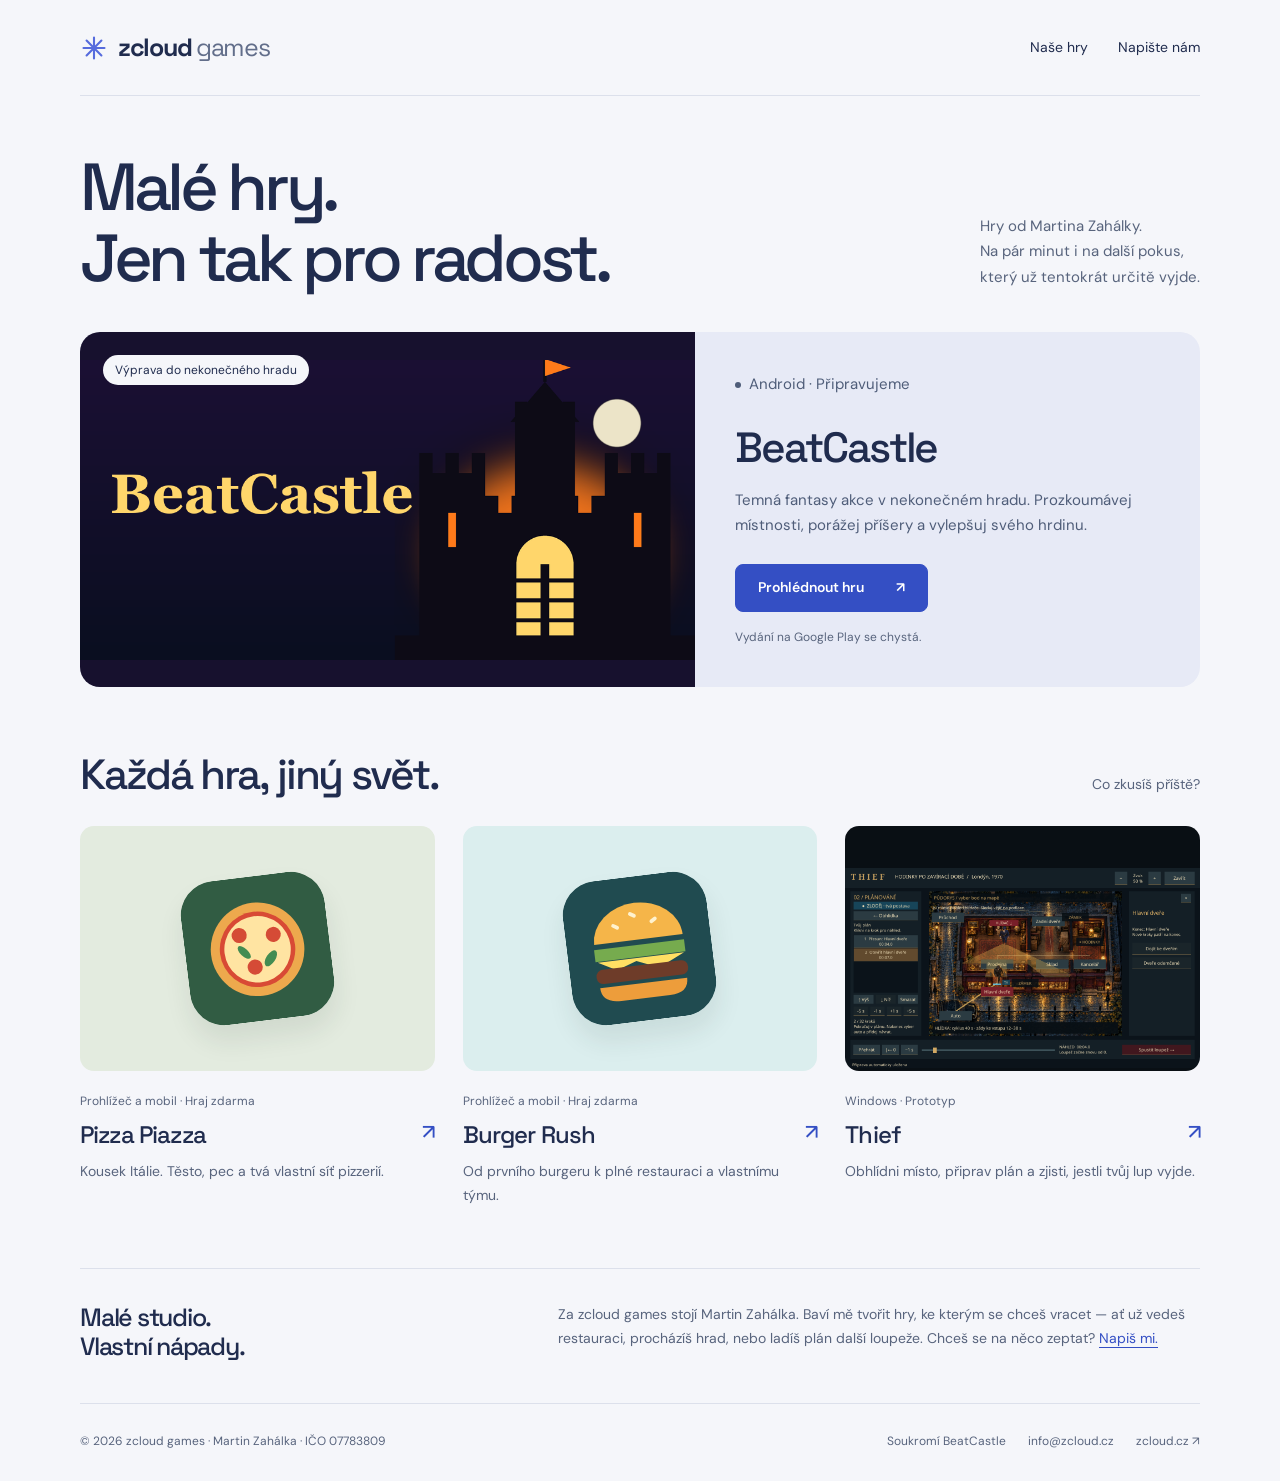
<file: index.html>
<!doctype html>
<html lang="cs">
<head>
  <meta charset="utf-8">
  <meta name="viewport" content="width=device-width,initial-scale=1">
  <meta name="theme-color" content="#f5f6fa">
  <title>zcloud games — malé hry, jen tak pro radost</title>
  <meta name="description" content="Hry od Martina Zahálky: BeatCastle, Pizza Piazza, Burger Rush a Thief. Prozkoumej fantasy hrad, vybuduj restauraci nebo naplánuj loupež.">
  <link rel="canonical" href="https://games.zcloud.cz/">
  <link rel="icon" href="/assets/mark.svg" type="image/svg+xml">
  <link rel="preconnect" href="https://fonts.googleapis.com">
  <link rel="preconnect" href="https://fonts.gstatic.com" crossorigin>
  <link href="https://fonts.googleapis.com/css2?family=DM+Sans:wght@400;500;600;700&family=Space+Grotesk:wght@400;500;600;700&display=swap" rel="stylesheet">
  <link rel="stylesheet" href="/style.css?v=20261022">
  <meta property="og:type" content="website">
  <meta property="og:url" content="https://games.zcloud.cz/">
  <meta property="og:title" content="zcloud games — malé hry, jen tak pro radost">
  <meta property="og:description" content="Hry od Martina Zahálky: BeatCastle, Pizza Piazza, Burger Rush a Thief. Prozkoumej fantasy hrad, vybuduj restauraci nebo naplánuj loupež.">
  <meta property="og:locale" content="cs_CZ">
  <meta property="og:site_name" content="zcloud games">
  <meta property="og:image" content="https://games.zcloud.cz/beatcastle/hero.png">
  <meta name="twitter:card" content="summary_large_image">

  <script type="application/ld+json">{"@context":"https://schema.org","@type":"WebSite","@id":"https://games.zcloud.cz/#website","name":"zcloud games","url":"https://games.zcloud.cz/","inLanguage":"cs","author":{"@type":"Person","name":"Martin Zahálka","url":"https://zcloud.cz/"}}</script>
</head>
<body>
<a class="skip-link" href="#obsah">Přejít na obsah</a>
<header class="site-header container">
  <a class="brand" href="/" aria-label="zcloud games — úvod"><img class="brand-mark" src="/assets/mark.svg" width="28" height="28" alt=""><b>zcloud <span>games</span></b></a>
  <nav class="site-nav" aria-label="Hlavní navigace"><a href="/#hry">Naše hry</a><a href="mailto:info@zcloud.cz">Napište nám</a></nav>
</header>
<main class="container" id="obsah">
  <section class="home-intro"><h1>Malé hry.<br>Jen tak pro radost.</h1><p>Hry od Martina Zahálky.<br>Na pár minut i na další pokus,<br>který už tentokrát určitě vyjde.</p></section>
  <section class="featured" aria-labelledby="featured-title"><div class="featured-art"><img src="/beatcastle/hero.png" width="1024" height="500" fetchpriority="high" alt="BeatCastle: noční hrad s osvětlenou branou"><span class="badge">Výprava do nekonečného hradu</span></div><div class="featured-copy"><p class="status">Android · Připravujeme</p><h2 id="featured-title">BeatCastle</h2><p>Temná fantasy akce v nekonečném hradu. Prozkoumávej místnosti, porážej příšery a vylepšuj svého hrdinu.</p><a class="button" href="/beatcastle/">Prohlédnout hru <span aria-hidden="true">↗</span></a><span class="availability">Vydání na Google Play se chystá.</span></div></section>
  <section class="catalogue" id="hry" aria-labelledby="catalogue-title"><div class="section-heading"><h2 id="catalogue-title">Každá hra, jiný svět.</h2><p>Co zkusíš příště?</p></div><div class="game-grid"><a class="game-card" href="/pizzapiazza/"><div class="game-cover pizza-cover"><img class="food-icon" src="/pizzapiazza/icon.svg" width="192" height="192" loading="lazy" alt=""></div><div class="meta">Prohlížeč a mobil · Hraj zdarma</div><h3>Pizza Piazza<span aria-hidden="true">↗</span></h3><p>Kousek Itálie. Těsto, pec a tvá vlastní síť pizzerií.</p></a><a class="game-card" href="/burgerrush/"><div class="game-cover burger-cover"><img class="food-icon" src="/burgerrush/icon.svg" width="192" height="192" loading="lazy" alt=""></div><div class="meta">Prohlížeč a mobil · Hraj zdarma</div><h3>Burger Rush<span aria-hidden="true">↗</span></h3><p>Od prvního burgeru k plné restauraci a vlastnímu týmu.</p></a><a class="game-card" href="/thief/"><div class="game-cover thief-cover"><img src="/thief/planner.png" width="1280" height="1024" loading="lazy" alt="Plánování loupeže v prototypu Thief"></div><div class="meta">Windows · Prototyp</div><h3>Thief<span aria-hidden="true">↗</span></h3><p>Obhlídni místo, připrav plán a zjisti, jestli tvůj lup vyjde.</p></a></div></section>
  <section class="studio-note" aria-labelledby="studio-title"><h2 id="studio-title">Malé studio.<br>Vlastní nápady.</h2><p>Za zcloud games stojí Martin Zahálka. Baví mě tvořit hry, ke kterým se chceš vracet — ať už vedeš restauraci, procházíš hrad, nebo ladíš plán další loupeže. Chceš se na něco zeptat? <a href="mailto:info@zcloud.cz">Napiš mi.</a></p></section>
</main>
<footer class="site-footer container"><span>© 2026 zcloud games · Martin Zahálka · IČO 07783809</span><div class="footer-links"><a href="/beatcastle/privacy/">Soukromí BeatCastle</a><a href="mailto:info@zcloud.cz">info@zcloud.cz</a><a href="https://zcloud.cz/">zcloud.cz ↗</a></div></footer>
</body>
</html>
</file>
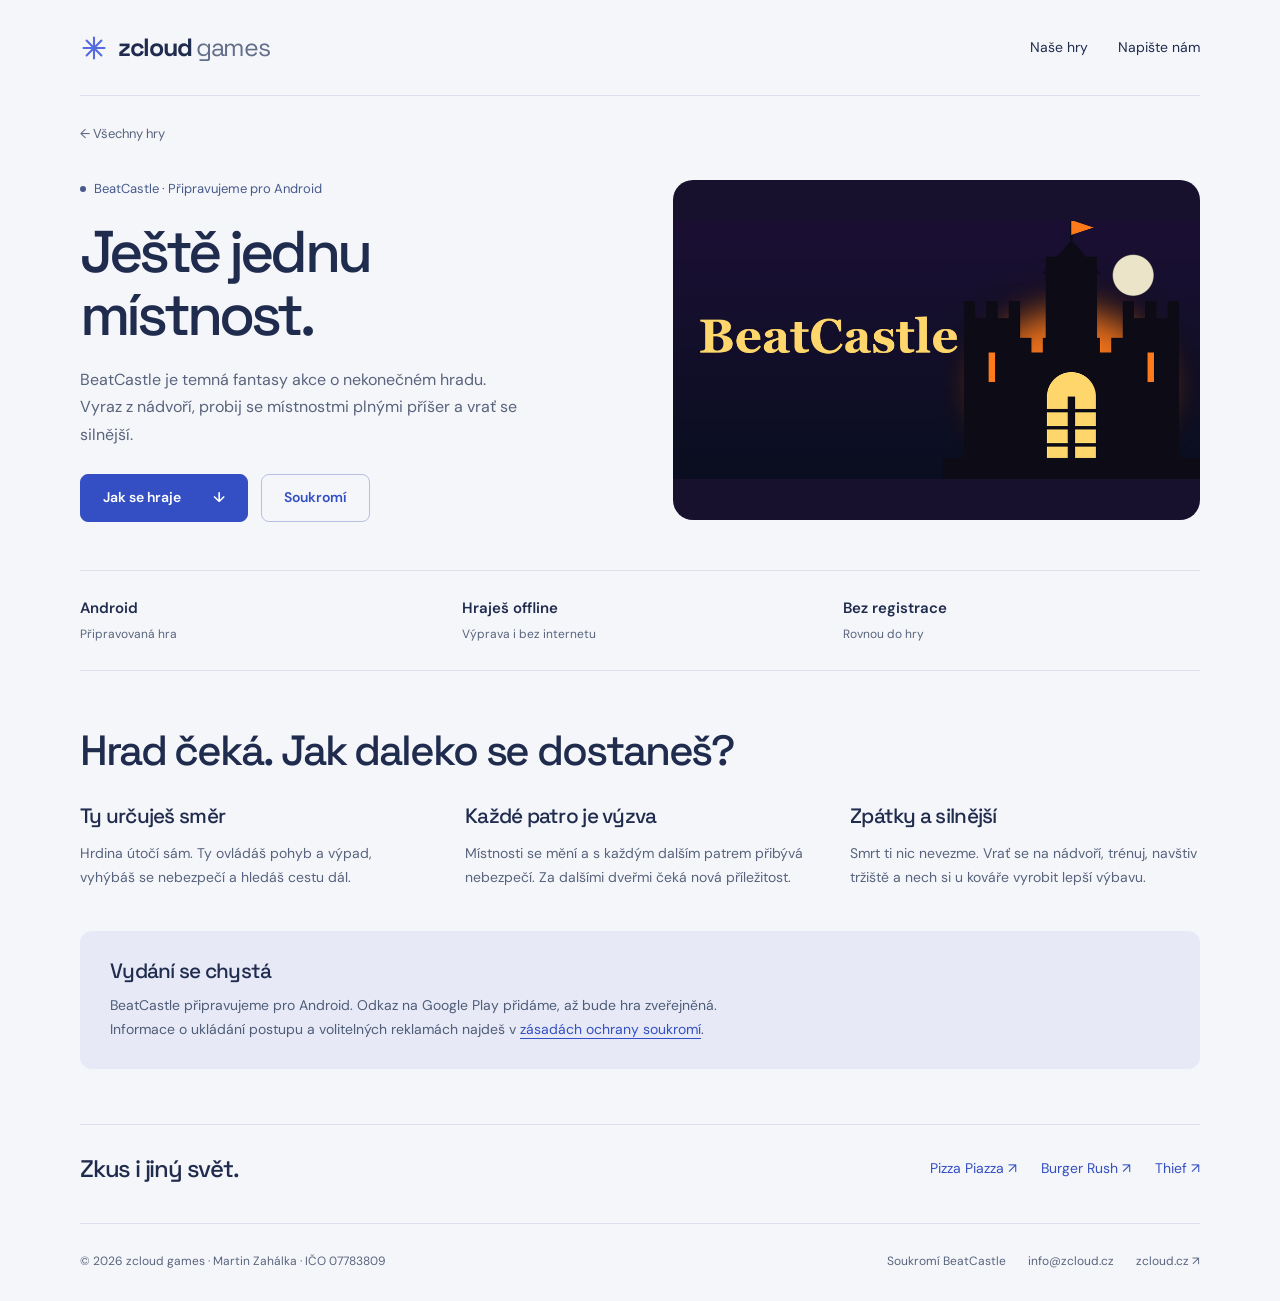
<file: beatcastle/index.html>
<!doctype html>
<html lang="cs">
<head>
  <meta charset="utf-8">
  <meta name="viewport" content="width=device-width,initial-scale=1">
  <meta name="theme-color" content="#f5f6fa">
  <title>BeatCastle — nekonečný hrad, další pokus | zcloud games</title>
  <meta name="description" content="BeatCastle je offline fantasy akce pro Android. Prozkoumávej nekonečný hrad, porážej příšery a vylepšuj hrdinu. Bez registrace.">
  <link rel="canonical" href="https://games.zcloud.cz/beatcastle/">
  <link rel="icon" href="/assets/mark.svg" type="image/svg+xml">
  <link rel="preconnect" href="https://fonts.googleapis.com">
  <link rel="preconnect" href="https://fonts.gstatic.com" crossorigin>
  <link href="https://fonts.googleapis.com/css2?family=DM+Sans:wght@400;500;600;700&family=Space+Grotesk:wght@400;500;600;700&display=swap" rel="stylesheet">
  <link rel="stylesheet" href="/style.css?v=20261022">
  <meta property="og:type" content="website">
  <meta property="og:url" content="https://games.zcloud.cz/beatcastle/">
  <meta property="og:title" content="BeatCastle — nekonečný hrad, další pokus | zcloud games">
  <meta property="og:description" content="BeatCastle je offline fantasy akce pro Android. Prozkoumávej nekonečný hrad, porážej příšery a vylepšuj hrdinu. Bez registrace.">
  <meta property="og:locale" content="cs_CZ">
  <meta property="og:site_name" content="zcloud games">
  <meta property="og:image" content="https://games.zcloud.cz/beatcastle/hero.png">
  <meta name="twitter:card" content="summary_large_image">

  <script type="application/ld+json">{"@context":"https://schema.org","@type":"VideoGame","name":"BeatCastle","url":"https://games.zcloud.cz/beatcastle/","description":"BeatCastle je offline fantasy akce pro Android. Prozkoumávej nekonečný hrad, porážej příšery a vylepšuj hrdinu. Bez registrace.","image":"https://games.zcloud.cz/beatcastle/hero.png","genre":"Fantasy akce","operatingSystem":"Android","inLanguage":"cs","author":{"@type":"Person","name":"Martin Zahálka","url":"https://zcloud.cz/"}}</script>
</head>
<body>
<a class="skip-link" href="#obsah">Přejít na obsah</a>
<header class="site-header container">
  <a class="brand" href="/" aria-label="zcloud games — úvod"><img class="brand-mark" src="/assets/mark.svg" width="28" height="28" alt=""><b>zcloud <span>games</span></b></a>
  <nav class="site-nav" aria-label="Hlavní navigace"><a href="/#hry">Naše hry</a><a href="mailto:info@zcloud.cz">Napište nám</a></nav>
</header>
<main class="container" id="obsah">
  <a class="back-link" href="/#hry">← Všechny hry</a>
  <section class="game-hero" aria-labelledby="game-title">
    <div><p class="status">BeatCastle · Připravujeme pro Android</p><h1 id="game-title">Ještě jednu místnost.</h1><p class="lead">BeatCastle je temná fantasy akce o nekonečném hradu. Vyraz z nádvoří, probij se místnostmi plnými příšer a vrať se silnější.</p><div class="actions"><a class="button" href="#jak-se-hraje">Jak se hraje <span aria-hidden="true">↓</span></a><a class="button secondary" href="/beatcastle/privacy/">Soukromí</a></div></div>
    <div class="game-art castle-art"><img src="/beatcastle/hero.png" width="1024" height="500" alt="BeatCastle: noční hrad s osvětlenou branou"></div>
  </section>
  <div class="facts" aria-label="O hře"><div><strong>Android</strong><span>Připravovaná hra</span></div><div><strong>Hraješ offline</strong><span>Výprava i bez internetu</span></div><div><strong>Bez registrace</strong><span>Rovnou do hry</span></div></div>
  <section class="game-body" id="jak-se-hraje" aria-labelledby="gameplay-title"><h2 id="gameplay-title">Hrad čeká. Jak daleko se dostaneš?</h2>
    <div class="feature-grid"><div><h3>Ty určuješ směr</h3><p>Hrdina útočí sám. Ty ovládáš pohyb a výpad, vyhýbáš se nebezpečí a hledáš cestu dál.</p></div><div><h3>Každé patro je výzva</h3><p>Místnosti se mění a s každým dalším patrem přibývá nebezpečí. Za dalšími dveřmi čeká nová příležitost.</p></div><div><h3>Zpátky a silnější</h3><p>Smrt ti nic nevezme. Vrať se na nádvoří, trénuj, navštiv tržiště a nech si u kováře vyrobit lepší výbavu.</p></div></div>

    <aside class="availability-panel"><h3>Vydání se chystá</h3><p>BeatCastle připravujeme pro Android. Odkaz na Google Play přidáme, až bude hra zveřejněná.</p><p>Informace o ukládání postupu a volitelných reklamách najdeš v <a href="/beatcastle/privacy/">zásadách ochrany soukromí</a>.</p></aside>
  </section>
  <section class="related" aria-labelledby="related-title"><h2 id="related-title">Zkus i jiný svět.</h2><nav aria-label="Další hry"><a href="/pizzapiazza/">Pizza Piazza ↗</a><a href="/burgerrush/">Burger Rush ↗</a><a href="/thief/">Thief ↗</a></nav></section>
</main>
<footer class="site-footer container"><span>© 2026 zcloud games · Martin Zahálka · IČO 07783809</span><div class="footer-links"><a href="/beatcastle/privacy/">Soukromí BeatCastle</a><a href="mailto:info@zcloud.cz">info@zcloud.cz</a><a href="https://zcloud.cz/">zcloud.cz ↗</a></div></footer>
</body>
</html>
</file>
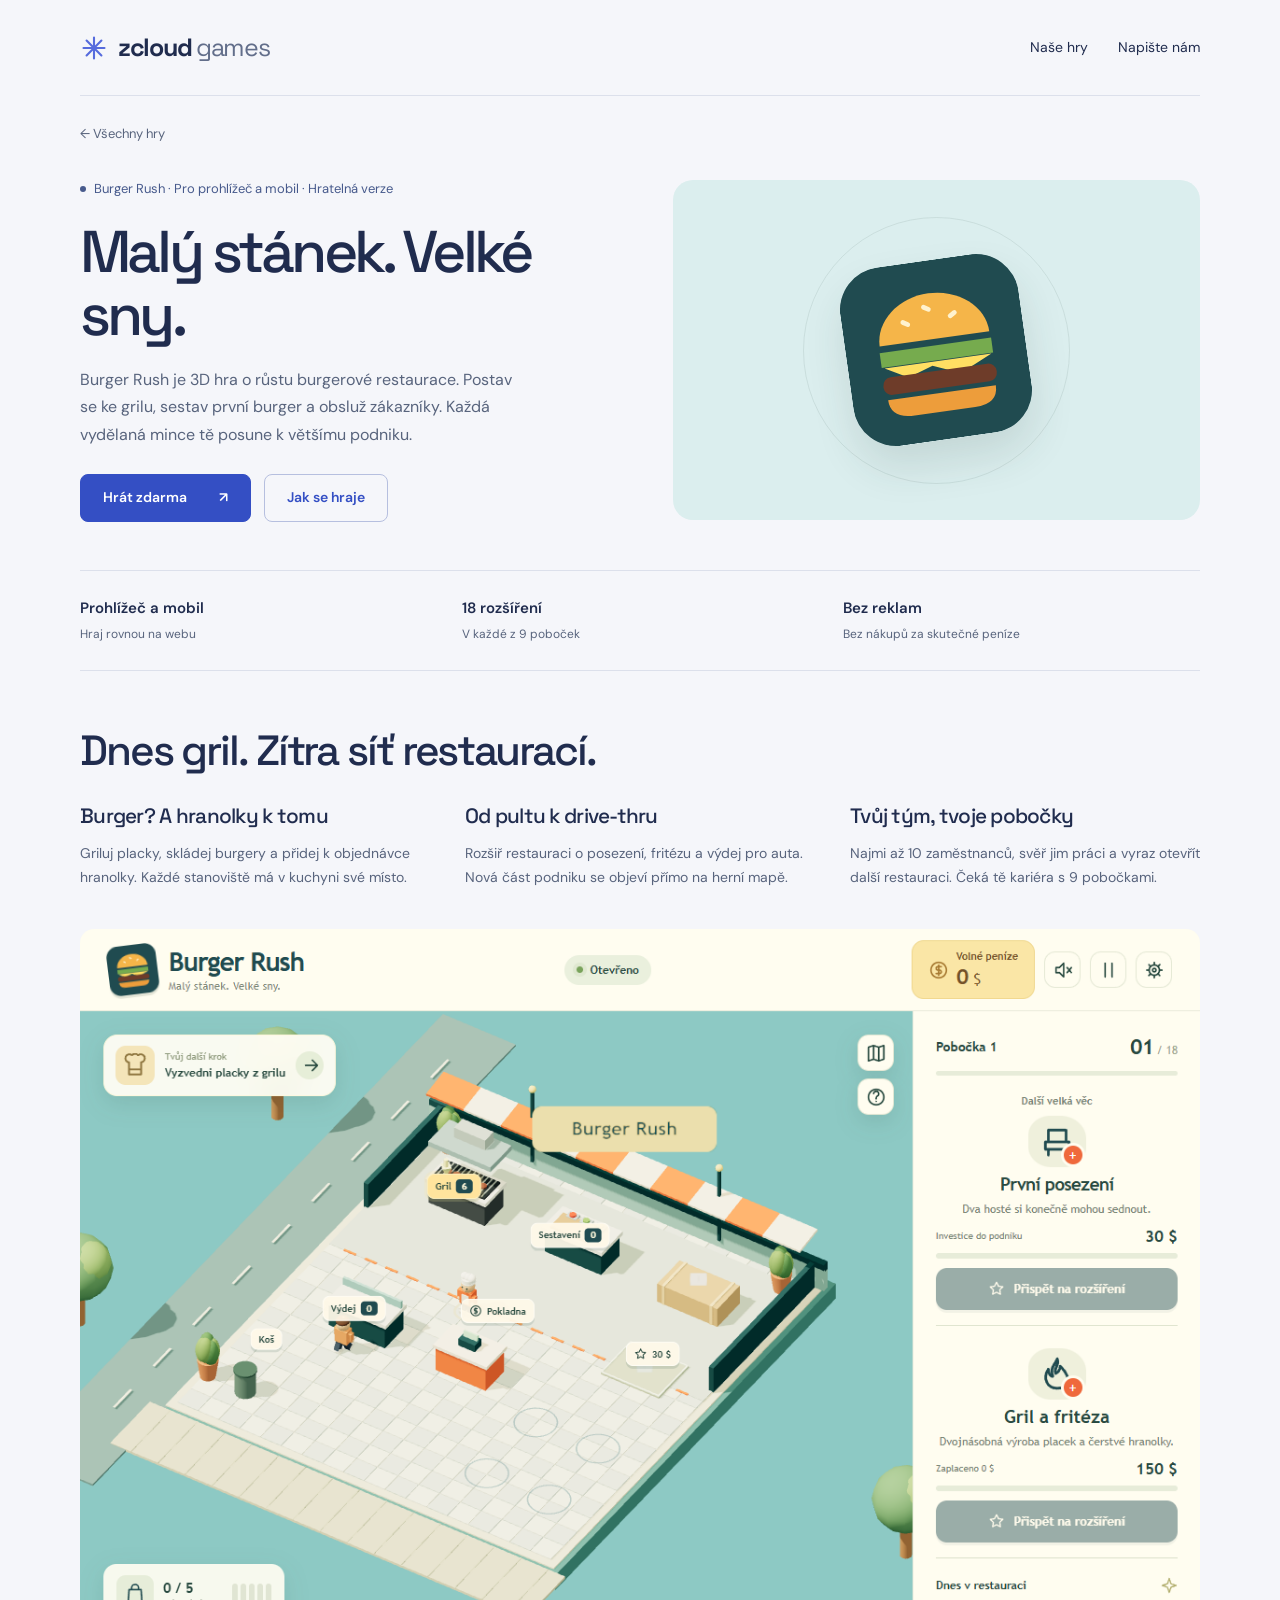
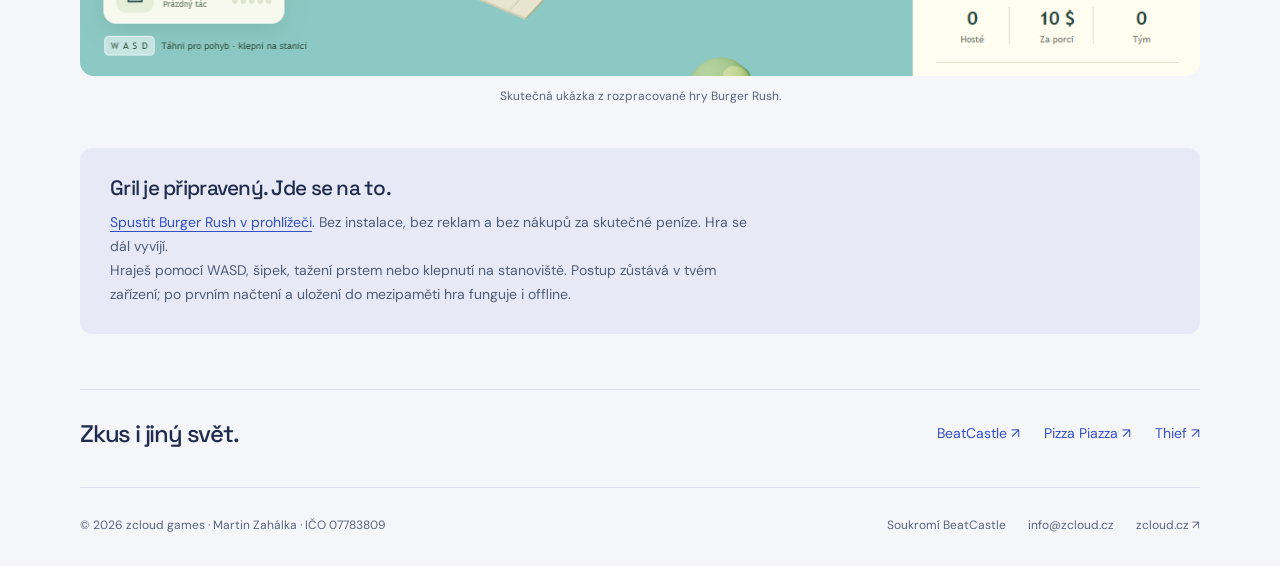
<file: burgerrush/index.html>
<!doctype html>
<html lang="cs">
<head>
  <meta charset="utf-8">
  <meta name="viewport" content="width=device-width,initial-scale=1">
  <meta name="theme-color" content="#f5f6fa">
  <title>Burger Rush — malý stánek, velké sny | zcloud games</title>
  <meta name="description" content="Burger Rush je 3D hra o vlastní burgerové restauraci. Griluj, servíruj hranolky, najímej tým a otevři 9 poboček. Pro prohlížeč a mobil.">
  <link rel="canonical" href="https://games.zcloud.cz/burgerrush/">
  <link rel="icon" href="/assets/mark.svg" type="image/svg+xml">
  <link rel="preconnect" href="https://fonts.googleapis.com">
  <link rel="preconnect" href="https://fonts.gstatic.com" crossorigin>
  <link href="https://fonts.googleapis.com/css2?family=DM+Sans:wght@400;500;600;700&family=Space+Grotesk:wght@400;500;600;700&display=swap" rel="stylesheet">
  <link rel="stylesheet" href="/style.css?v=20261022">
  <meta property="og:type" content="website">
  <meta property="og:url" content="https://games.zcloud.cz/burgerrush/">
  <meta property="og:title" content="Burger Rush — malý stánek, velké sny | zcloud games">
  <meta property="og:description" content="Burger Rush je 3D hra o vlastní burgerové restauraci. Griluj, servíruj hranolky, najímej tým a otevři 9 poboček. Pro prohlížeč a mobil.">
  <meta property="og:locale" content="cs_CZ">
  <meta property="og:site_name" content="zcloud games">
  <meta property="og:image" content="https://games.zcloud.cz/burgerrush/gameplay.png">
  <meta name="twitter:card" content="summary_large_image">

  <script type="application/ld+json">{"@context":"https://schema.org","@type":"VideoGame","name":"Burger Rush","url":"https://games.zcloud.cz/burgerrush/","description":"Burger Rush je 3D hra o vlastní burgerové restauraci. Griluj, servíruj hranolky, najímej tým a otevři 9 poboček. Pro prohlížeč a mobil.","image":"https://games.zcloud.cz/burgerrush/gameplay.png","genre":"Restaurace ve 3D","operatingSystem":"Web browser","inLanguage":"cs","author":{"@type":"Person","name":"Martin Zahálka","url":"https://zcloud.cz/"}}</script>
</head>
<body>
<a class="skip-link" href="#obsah">Přejít na obsah</a>
<header class="site-header container">
  <a class="brand" href="/" aria-label="zcloud games — úvod"><img class="brand-mark" src="/assets/mark.svg" width="28" height="28" alt=""><b>zcloud <span>games</span></b></a>
  <nav class="site-nav" aria-label="Hlavní navigace"><a href="/#hry">Naše hry</a><a href="mailto:info@zcloud.cz">Napište nám</a></nav>
</header>
<main class="container" id="obsah">
  <a class="back-link" href="/#hry">← Všechny hry</a>
  <section class="game-hero" aria-labelledby="game-title">
    <div><p class="status">Burger Rush · Pro prohlížeč a mobil · Hratelná verze</p><h1 id="game-title">Malý stánek. Velké sny.</h1><p class="lead">Burger Rush je 3D hra o růstu burgerové restaurace. Postav se ke grilu, sestav první burger a obsluž zákazníky. Každá vydělaná mince tě posune k většímu podniku.</p><div class="actions"><a class="button" href="/burgerrush/play/">Hrát zdarma <span aria-hidden="true">↗</span></a><a class="button secondary" href="#jak-se-hraje">Jak se hraje</a></div></div>
    <div class="game-art food-art burger-cover"><img src="/burgerrush/icon.svg" width="192" height="192" alt="Ikona Burger Rush s burgerem"></div>
  </section>
  <div class="facts" aria-label="O hře"><div><strong>Prohlížeč a mobil</strong><span>Hraj rovnou na webu</span></div><div><strong>18 rozšíření</strong><span>V každé z 9 poboček</span></div><div><strong>Bez reklam</strong><span>Bez nákupů za skutečné peníze</span></div></div>
  <section class="game-body" id="jak-se-hraje" aria-labelledby="gameplay-title"><h2 id="gameplay-title">Dnes gril. Zítra síť restaurací.</h2>
    <div class="feature-grid"><div><h3>Burger? A hranolky k tomu</h3><p>Griluj placky, skládej burgery a přidej k objednávce hranolky. Každé stanoviště má v kuchyni své místo.</p></div><div><h3>Od pultu k drive-thru</h3><p>Rozšiř restauraci o posezení, fritézu a výdej pro auta. Nová část podniku se objeví přímo na herní mapě.</p></div><div><h3>Tvůj tým, tvoje pobočky</h3><p>Najmi až 10 zaměstnanců, svěř jim práci a vyraz otevřít další restauraci. Čeká tě kariéra s 9 pobočkami.</p></div></div>
    <figure class="screenshot"><a href="/burgerrush/gameplay.png" aria-label="Zobrazit plnou velikost herní ukázky"><img src="/burgerrush/gameplay.png" width="1200" height="800" loading="lazy" alt="Skutečné herní rozhraní Burger Rush: burgerová restaurace, gril a přehled rozšíření"></a><figcaption>Skutečná ukázka z rozpracované hry Burger Rush.</figcaption></figure>
    <aside class="availability-panel"><h3>Gril je připravený. Jde se na to.</h3><p><a href="/burgerrush/play/">Spustit Burger Rush v prohlížeči</a>. Bez instalace, bez reklam a bez nákupů za skutečné peníze. Hra se dál vyvíjí.</p><p>Hraješ pomocí WASD, šipek, tažení prstem nebo klepnutí na stanoviště. Postup zůstává v tvém zařízení; po prvním načtení a uložení do mezipaměti hra funguje i offline.</p></aside>
  </section>
  <section class="related" aria-labelledby="related-title"><h2 id="related-title">Zkus i jiný svět.</h2><nav aria-label="Další hry"><a href="/beatcastle/">BeatCastle ↗</a><a href="/pizzapiazza/">Pizza Piazza ↗</a><a href="/thief/">Thief ↗</a></nav></section>
</main>
<footer class="site-footer container"><span>© 2026 zcloud games · Martin Zahálka · IČO 07783809</span><div class="footer-links"><a href="/beatcastle/privacy/">Soukromí BeatCastle</a><a href="mailto:info@zcloud.cz">info@zcloud.cz</a><a href="https://zcloud.cz/">zcloud.cz ↗</a></div></footer>
</body>
</html>
</file>
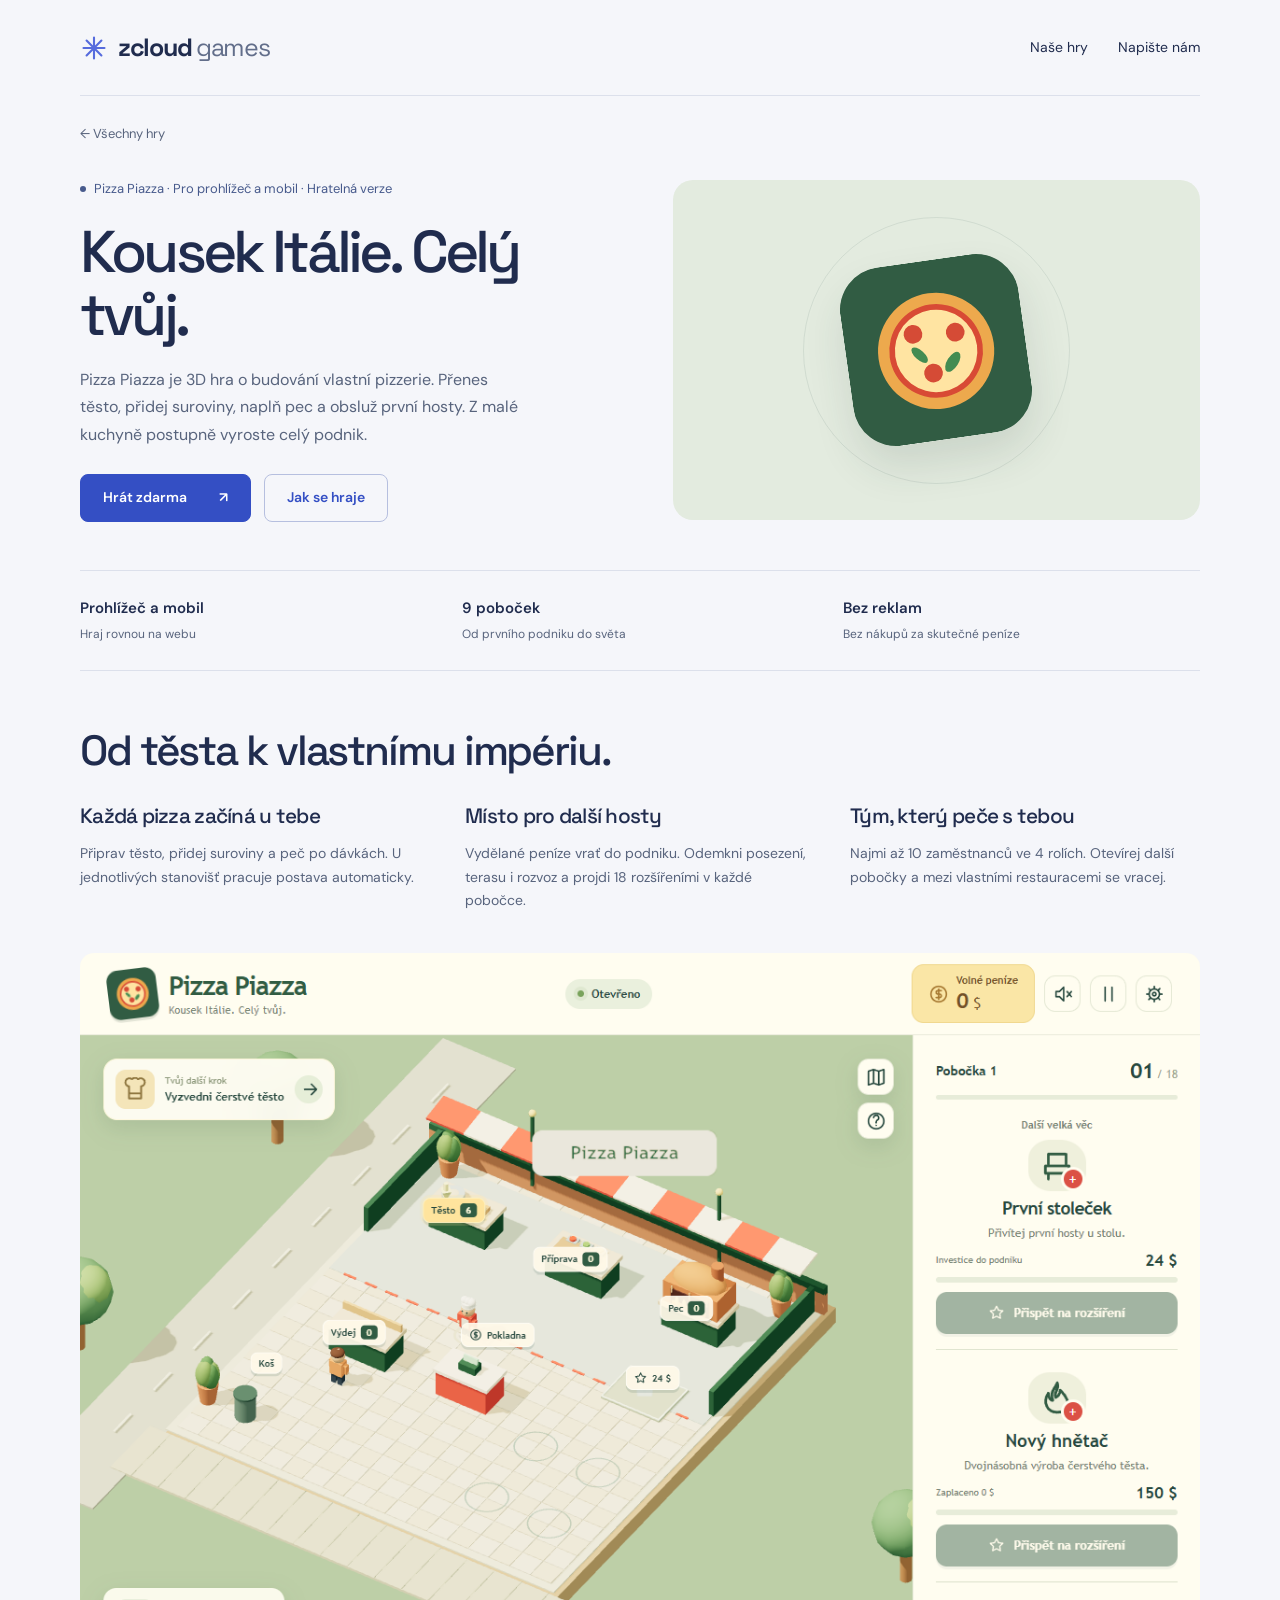
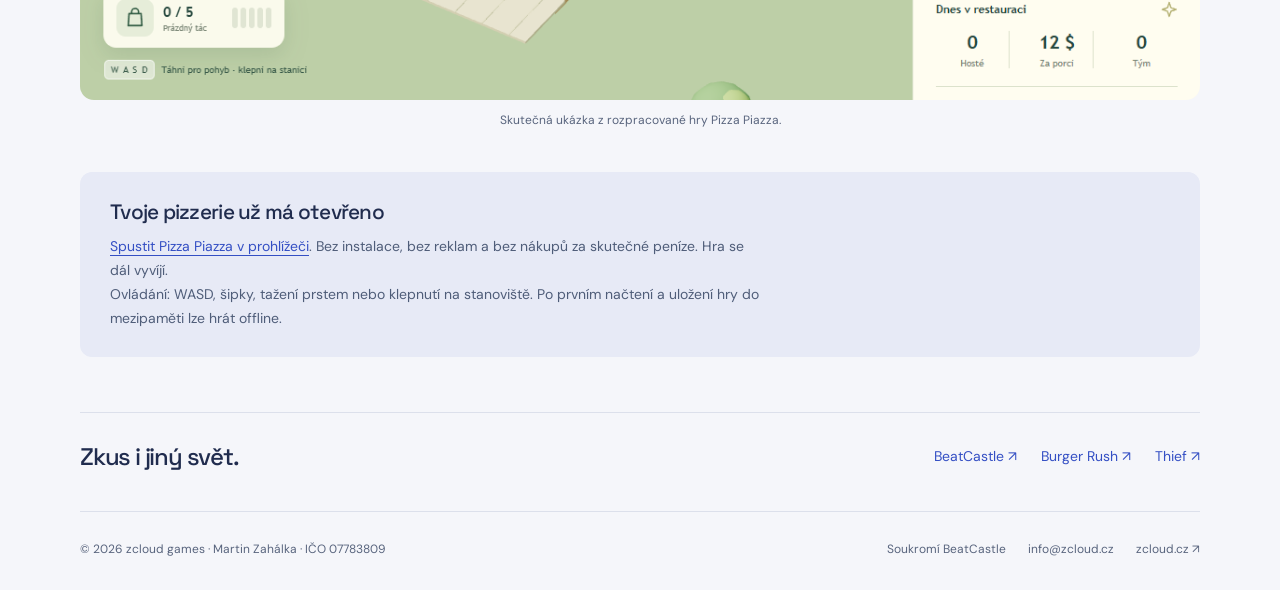
<file: pizzapiazza/index.html>
<!doctype html>
<html lang="cs">
<head>
  <meta charset="utf-8">
  <meta name="viewport" content="width=device-width,initial-scale=1">
  <meta name="theme-color" content="#f5f6fa">
  <title>Pizza Piazza — vybuduj vlastní pizzerii | zcloud games</title>
  <meta name="description" content="Pizza Piazza je 3D hra o budování italské pizzerie. Peč pizzu, obsluhuj hosty a rozšiřuj síť 9 poboček. Pro prohlížeč a mobil, bez reklam.">
  <link rel="canonical" href="https://games.zcloud.cz/pizzapiazza/">
  <link rel="icon" href="/assets/mark.svg" type="image/svg+xml">
  <link rel="preconnect" href="https://fonts.googleapis.com">
  <link rel="preconnect" href="https://fonts.gstatic.com" crossorigin>
  <link href="https://fonts.googleapis.com/css2?family=DM+Sans:wght@400;500;600;700&family=Space+Grotesk:wght@400;500;600;700&display=swap" rel="stylesheet">
  <link rel="stylesheet" href="/style.css?v=20261022">
  <meta property="og:type" content="website">
  <meta property="og:url" content="https://games.zcloud.cz/pizzapiazza/">
  <meta property="og:title" content="Pizza Piazza — vybuduj vlastní pizzerii | zcloud games">
  <meta property="og:description" content="Pizza Piazza je 3D hra o budování italské pizzerie. Peč pizzu, obsluhuj hosty a rozšiřuj síť 9 poboček. Pro prohlížeč a mobil, bez reklam.">
  <meta property="og:locale" content="cs_CZ">
  <meta property="og:site_name" content="zcloud games">
  <meta property="og:image" content="https://games.zcloud.cz/pizzapiazza/gameplay.png">
  <meta name="twitter:card" content="summary_large_image">

  <script type="application/ld+json">{"@context":"https://schema.org","@type":"VideoGame","name":"Pizza Piazza","url":"https://games.zcloud.cz/pizzapiazza/","description":"Pizza Piazza je 3D hra o budování italské pizzerie. Peč pizzu, obsluhuj hosty a rozšiřuj síť 9 poboček. Pro prohlížeč a mobil, bez reklam.","image":"https://games.zcloud.cz/pizzapiazza/gameplay.png","genre":"Restaurace ve 3D","operatingSystem":"Web browser","inLanguage":"cs","author":{"@type":"Person","name":"Martin Zahálka","url":"https://zcloud.cz/"}}</script>
</head>
<body>
<a class="skip-link" href="#obsah">Přejít na obsah</a>
<header class="site-header container">
  <a class="brand" href="/" aria-label="zcloud games — úvod"><img class="brand-mark" src="/assets/mark.svg" width="28" height="28" alt=""><b>zcloud <span>games</span></b></a>
  <nav class="site-nav" aria-label="Hlavní navigace"><a href="/#hry">Naše hry</a><a href="mailto:info@zcloud.cz">Napište nám</a></nav>
</header>
<main class="container" id="obsah">
  <a class="back-link" href="/#hry">← Všechny hry</a>
  <section class="game-hero" aria-labelledby="game-title">
    <div><p class="status">Pizza Piazza · Pro prohlížeč a mobil · Hratelná verze</p><h1 id="game-title">Kousek Itálie. Celý tvůj.</h1><p class="lead">Pizza Piazza je 3D hra o budování vlastní pizzerie. Přenes těsto, přidej suroviny, naplň pec a obsluž první hosty. Z malé kuchyně postupně vyroste celý podnik.</p><div class="actions"><a class="button" href="/pizzapiazza/play/">Hrát zdarma <span aria-hidden="true">↗</span></a><a class="button secondary" href="#jak-se-hraje">Jak se hraje</a></div></div>
    <div class="game-art food-art pizza-cover"><img src="/pizzapiazza/icon.svg" width="192" height="192" alt="Ikona Pizza Piazza s pizzou"></div>
  </section>
  <div class="facts" aria-label="O hře"><div><strong>Prohlížeč a mobil</strong><span>Hraj rovnou na webu</span></div><div><strong>9 poboček</strong><span>Od prvního podniku do světa</span></div><div><strong>Bez reklam</strong><span>Bez nákupů za skutečné peníze</span></div></div>
  <section class="game-body" id="jak-se-hraje" aria-labelledby="gameplay-title"><h2 id="gameplay-title">Od těsta k vlastnímu impériu.</h2>
    <div class="feature-grid"><div><h3>Každá pizza začíná u tebe</h3><p>Připrav těsto, přidej suroviny a peč po dávkách. U jednotlivých stanovišť pracuje postava automaticky.</p></div><div><h3>Místo pro další hosty</h3><p>Vydělané peníze vrať do podniku. Odemkni posezení, terasu i rozvoz a projdi 18 rozšířeními v každé pobočce.</p></div><div><h3>Tým, který peče s tebou</h3><p>Najmi až 10 zaměstnanců ve 4 rolích. Otevírej další pobočky a mezi vlastními restauracemi se vracej.</p></div></div>
    <figure class="screenshot"><a href="/pizzapiazza/gameplay.png" aria-label="Zobrazit plnou velikost herní ukázky"><img src="/pizzapiazza/gameplay.png" width="1200" height="800" loading="lazy" alt="Skutečné herní rozhraní Pizza Piazza: pizzerie s pecí, přípravou těsta a přehledem rozšíření"></a><figcaption>Skutečná ukázka z rozpracované hry Pizza Piazza.</figcaption></figure>
    <aside class="availability-panel"><h3>Tvoje pizzerie už má otevřeno</h3><p><a href="/pizzapiazza/play/">Spustit Pizza Piazza v prohlížeči</a>. Bez instalace, bez reklam a bez nákupů za skutečné peníze. Hra se dál vyvíjí.</p><p>Ovládání: WASD, šipky, tažení prstem nebo klepnutí na stanoviště. Po prvním načtení a uložení hry do mezipaměti lze hrát offline.</p></aside>
  </section>
  <section class="related" aria-labelledby="related-title"><h2 id="related-title">Zkus i jiný svět.</h2><nav aria-label="Další hry"><a href="/beatcastle/">BeatCastle ↗</a><a href="/burgerrush/">Burger Rush ↗</a><a href="/thief/">Thief ↗</a></nav></section>
</main>
<footer class="site-footer container"><span>© 2026 zcloud games · Martin Zahálka · IČO 07783809</span><div class="footer-links"><a href="/beatcastle/privacy/">Soukromí BeatCastle</a><a href="mailto:info@zcloud.cz">info@zcloud.cz</a><a href="https://zcloud.cz/">zcloud.cz ↗</a></div></footer>
</body>
</html>
</file>
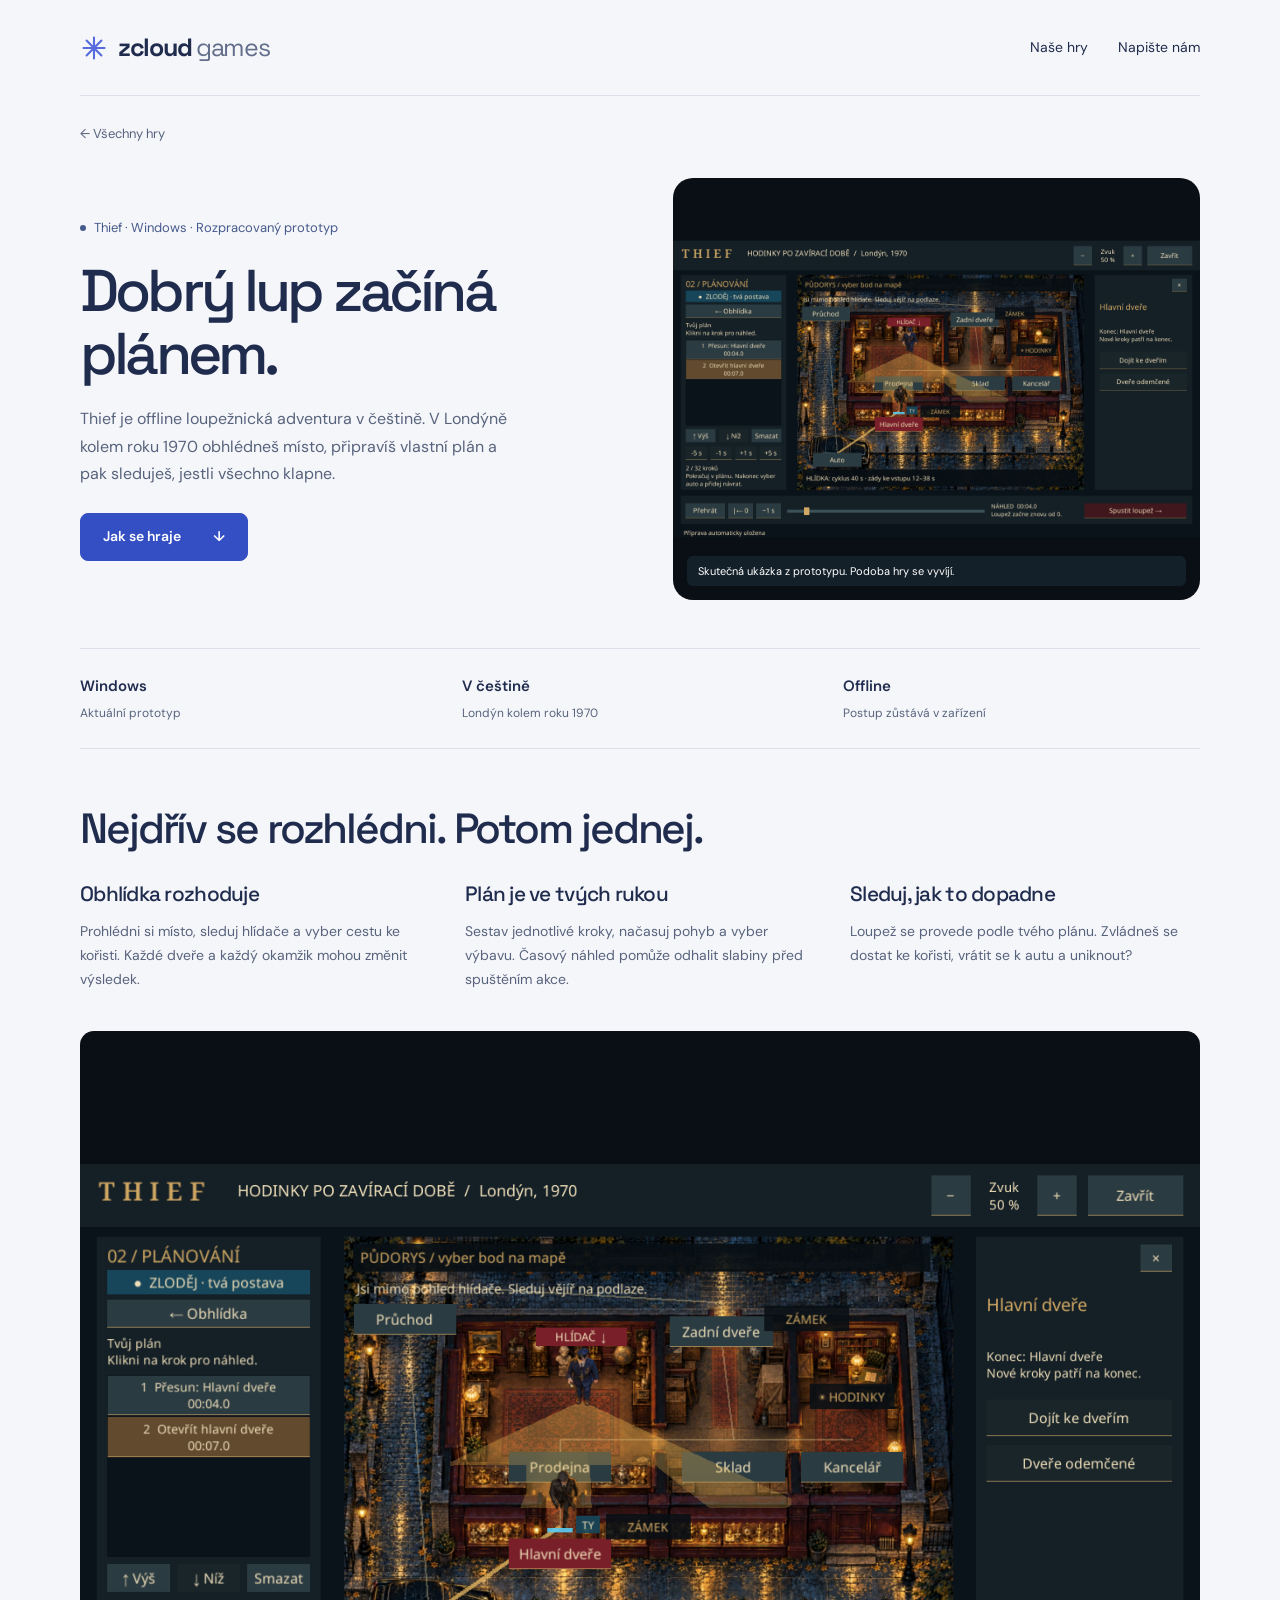
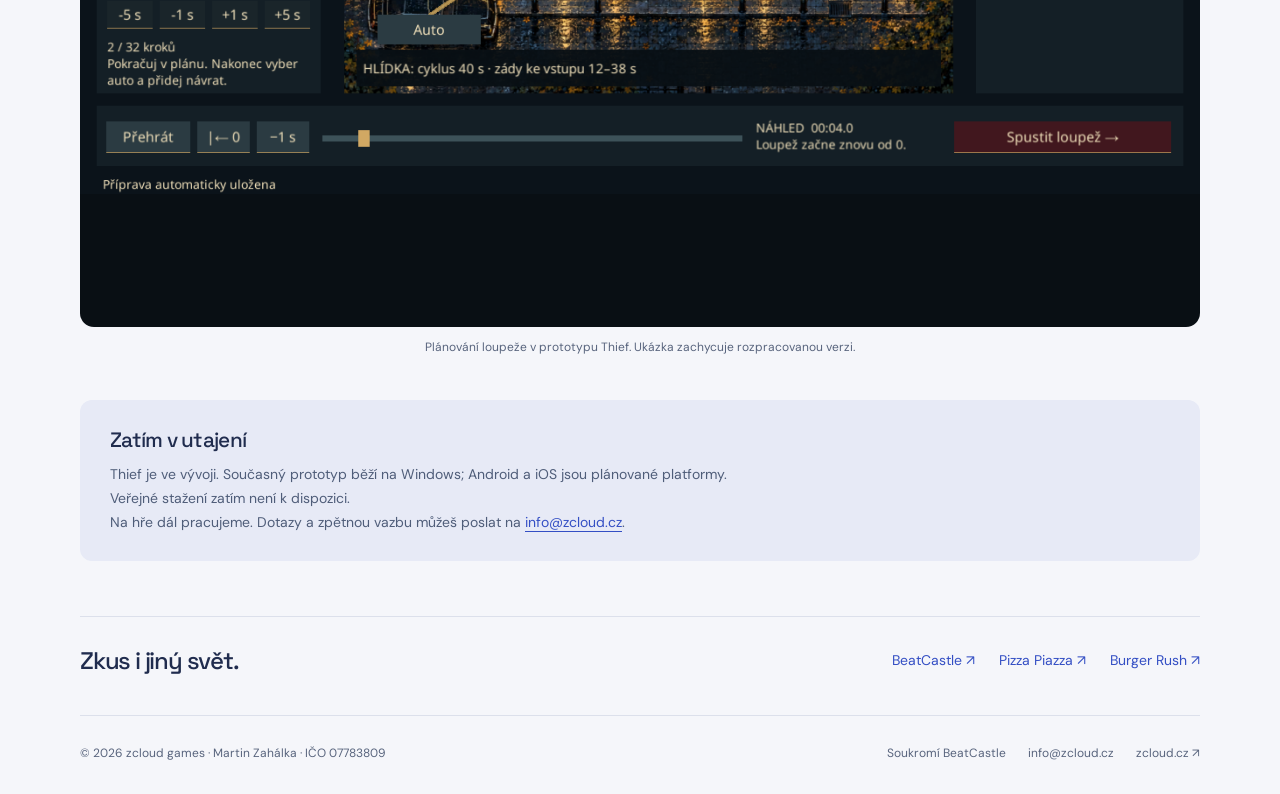
<file: thief/index.html>
<!doctype html>
<html lang="cs">
<head>
  <meta charset="utf-8">
  <meta name="viewport" content="width=device-width,initial-scale=1">
  <meta name="theme-color" content="#f5f6fa">
  <title>Thief — promysli plán, proveď loupež | zcloud games</title>
  <meta name="description" content="Thief je offline loupežnická adventura v češtině. Londýn kolem roku 1970, obhlídka, vlastní plán a automatické provedení. Prototyp pro Windows.">
  <link rel="canonical" href="https://games.zcloud.cz/thief/">
  <link rel="icon" href="/assets/mark.svg" type="image/svg+xml">
  <link rel="preconnect" href="https://fonts.googleapis.com">
  <link rel="preconnect" href="https://fonts.gstatic.com" crossorigin>
  <link href="https://fonts.googleapis.com/css2?family=DM+Sans:wght@400;500;600;700&family=Space+Grotesk:wght@400;500;600;700&display=swap" rel="stylesheet">
  <link rel="stylesheet" href="/style.css?v=20261022">
  <meta property="og:type" content="website">
  <meta property="og:url" content="https://games.zcloud.cz/thief/">
  <meta property="og:title" content="Thief — promysli plán, proveď loupež | zcloud games">
  <meta property="og:description" content="Thief je offline loupežnická adventura v češtině. Londýn kolem roku 1970, obhlídka, vlastní plán a automatické provedení. Prototyp pro Windows.">
  <meta property="og:locale" content="cs_CZ">
  <meta property="og:site_name" content="zcloud games">
  <meta property="og:image" content="https://games.zcloud.cz/thief/planner.png">
  <meta name="twitter:card" content="summary_large_image">

  <script type="application/ld+json">{"@context":"https://schema.org","@type":"VideoGame","name":"Thief","url":"https://games.zcloud.cz/thief/","description":"Thief je offline loupežnická adventura v češtině. Londýn kolem roku 1970, obhlídka, vlastní plán a automatické provedení. Prototyp pro Windows.","image":"https://games.zcloud.cz/thief/planner.png","genre":"Loupežnická adventura","operatingSystem":"Windows","inLanguage":"cs","author":{"@type":"Person","name":"Martin Zahálka","url":"https://zcloud.cz/"}}</script>
</head>
<body>
<a class="skip-link" href="#obsah">Přejít na obsah</a>
<header class="site-header container">
  <a class="brand" href="/" aria-label="zcloud games — úvod"><img class="brand-mark" src="/assets/mark.svg" width="28" height="28" alt=""><b>zcloud <span>games</span></b></a>
  <nav class="site-nav" aria-label="Hlavní navigace"><a href="/#hry">Naše hry</a><a href="mailto:info@zcloud.cz">Napište nám</a></nav>
</header>
<main class="container" id="obsah">
  <a class="back-link" href="/#hry">← Všechny hry</a>
  <section class="game-hero" aria-labelledby="game-title">
    <div><p class="status">Thief · Windows · Rozpracovaný prototyp</p><h1 id="game-title">Dobrý lup začíná plánem.</h1><p class="lead">Thief je offline loupežnická adventura v češtině. V Londýně kolem roku 1970 obhlédneš místo, připravíš vlastní plán a pak sleduješ, jestli všechno klapne.</p><div class="actions"><a class="button" href="#jak-se-hraje">Jak se hraje <span aria-hidden="true">↓</span></a></div></div>
    <div class="game-art thief-art"><img src="/thief/planner.png" width="1280" height="1024" alt="Thief: plánování loupeže v londýnském obchodě"><span class="art-caption">Skutečná ukázka z prototypu. Podoba hry se vyvíjí.</span></div>
  </section>
  <div class="facts" aria-label="O hře"><div><strong>Windows</strong><span>Aktuální prototyp</span></div><div><strong>V češtině</strong><span>Londýn kolem roku 1970</span></div><div><strong>Offline</strong><span>Postup zůstává v zařízení</span></div></div>
  <section class="game-body" id="jak-se-hraje" aria-labelledby="gameplay-title"><h2 id="gameplay-title">Nejdřív se rozhlédni. Potom jednej.</h2>
    <div class="feature-grid"><div><h3>Obhlídka rozhoduje</h3><p>Prohlédni si místo, sleduj hlídače a vyber cestu ke kořisti. Každé dveře a každý okamžik mohou změnit výsledek.</p></div><div><h3>Plán je ve tvých rukou</h3><p>Sestav jednotlivé kroky, načasuj pohyb a vyber výbavu. Časový náhled pomůže odhalit slabiny před spuštěním akce.</p></div><div><h3>Sleduj, jak to dopadne</h3><p>Loupež se provede podle tvého plánu. Zvládneš se dostat ke kořisti, vrátit se k autu a uniknout?</p></div></div>
    <figure class="screenshot"><a href="/thief/planner.png" aria-label="Zobrazit plnou velikost herní ukázky"><img src="/thief/planner.png" width="1280" height="1024" loading="lazy" alt="Půdorys obchodu ve hře Thief s hlídačem, zorným polem a časovým plánem loupeže"></a><figcaption>Plánování loupeže v prototypu Thief. Ukázka zachycuje rozpracovanou verzi.</figcaption></figure>
    <aside class="availability-panel"><h3>Zatím v utajení</h3><p>Thief je ve vývoji. Současný prototyp běží na Windows; Android a iOS jsou plánované platformy. Veřejné stažení zatím není k dispozici.</p><p>Na hře dál pracujeme. Dotazy a zpětnou vazbu můžeš poslat na <a href="mailto:info@zcloud.cz">info@zcloud.cz</a>.</p></aside>
  </section>
  <section class="related" aria-labelledby="related-title"><h2 id="related-title">Zkus i jiný svět.</h2><nav aria-label="Další hry"><a href="/beatcastle/">BeatCastle ↗</a><a href="/pizzapiazza/">Pizza Piazza ↗</a><a href="/burgerrush/">Burger Rush ↗</a></nav></section>
</main>
<footer class="site-footer container"><span>© 2026 zcloud games · Martin Zahálka · IČO 07783809</span><div class="footer-links"><a href="/beatcastle/privacy/">Soukromí BeatCastle</a><a href="mailto:info@zcloud.cz">info@zcloud.cz</a><a href="https://zcloud.cz/">zcloud.cz ↗</a></div></footer>
</body>
</html>
</file>
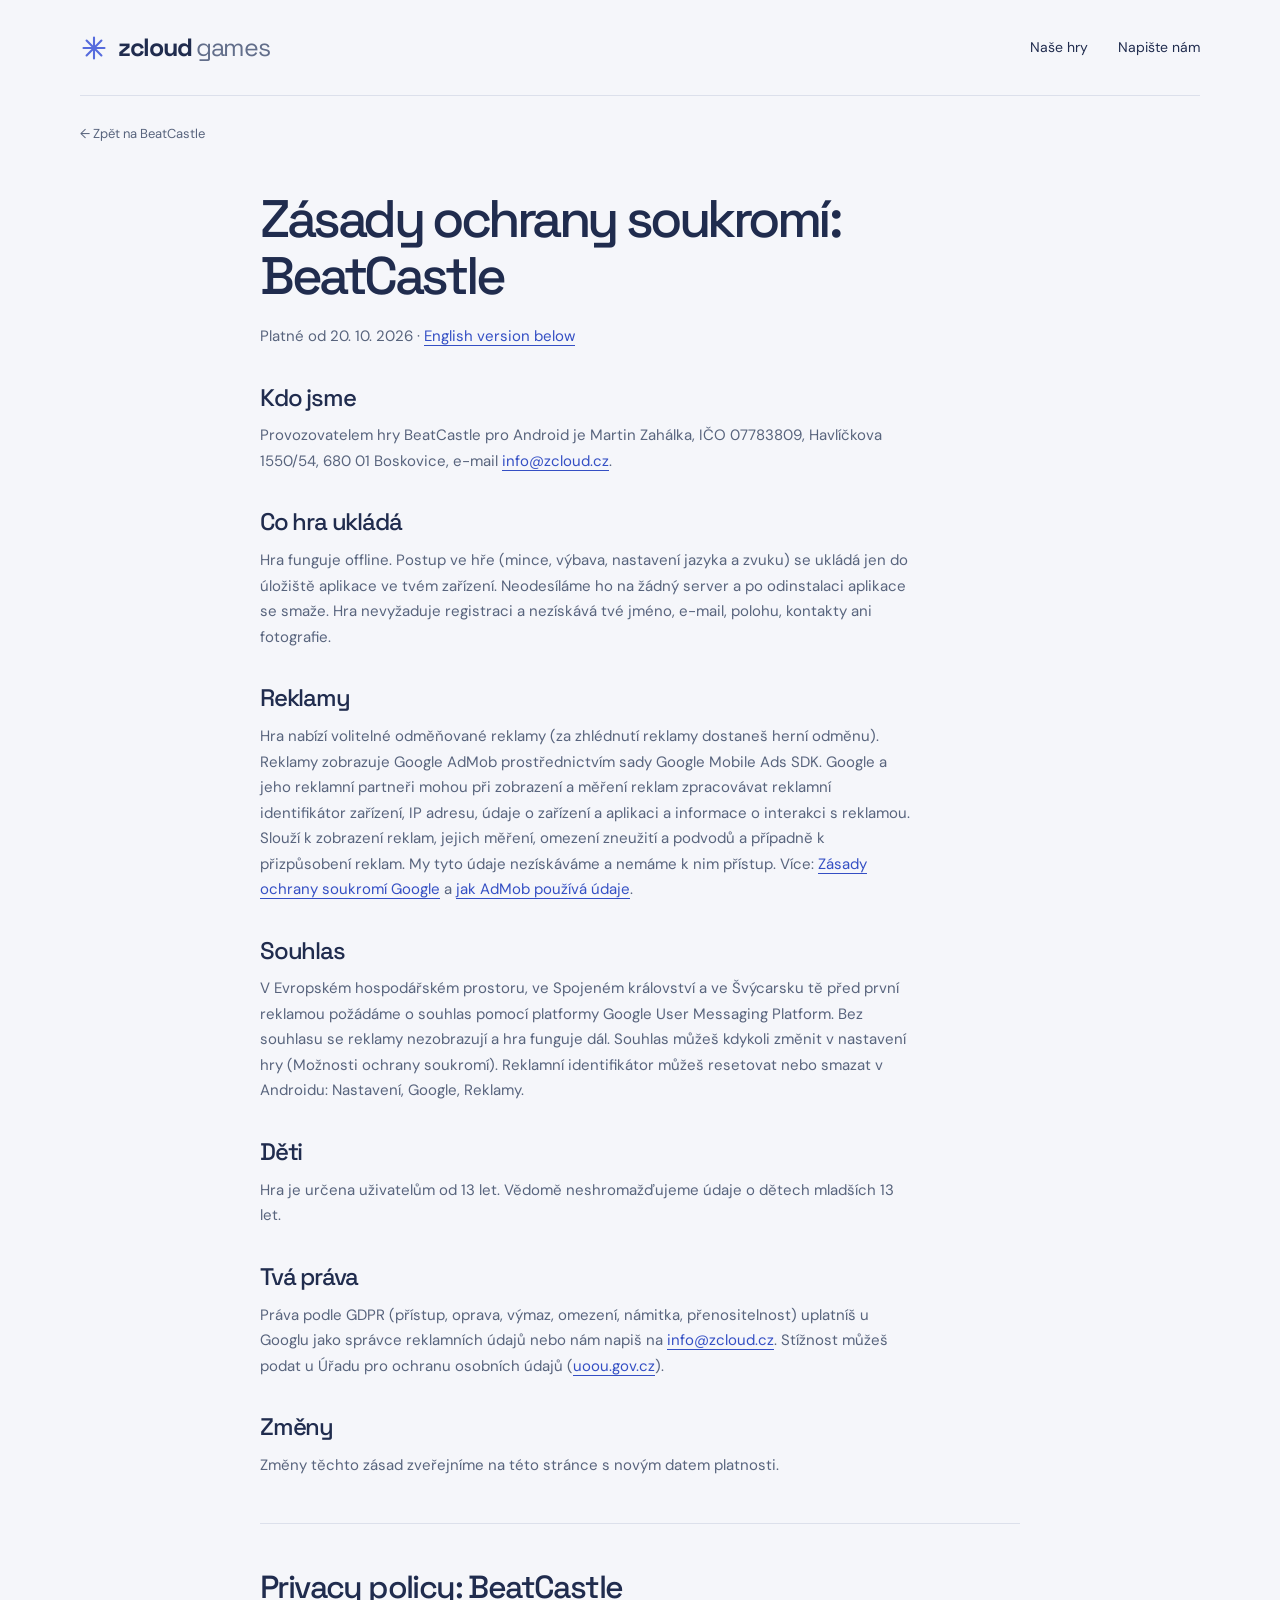
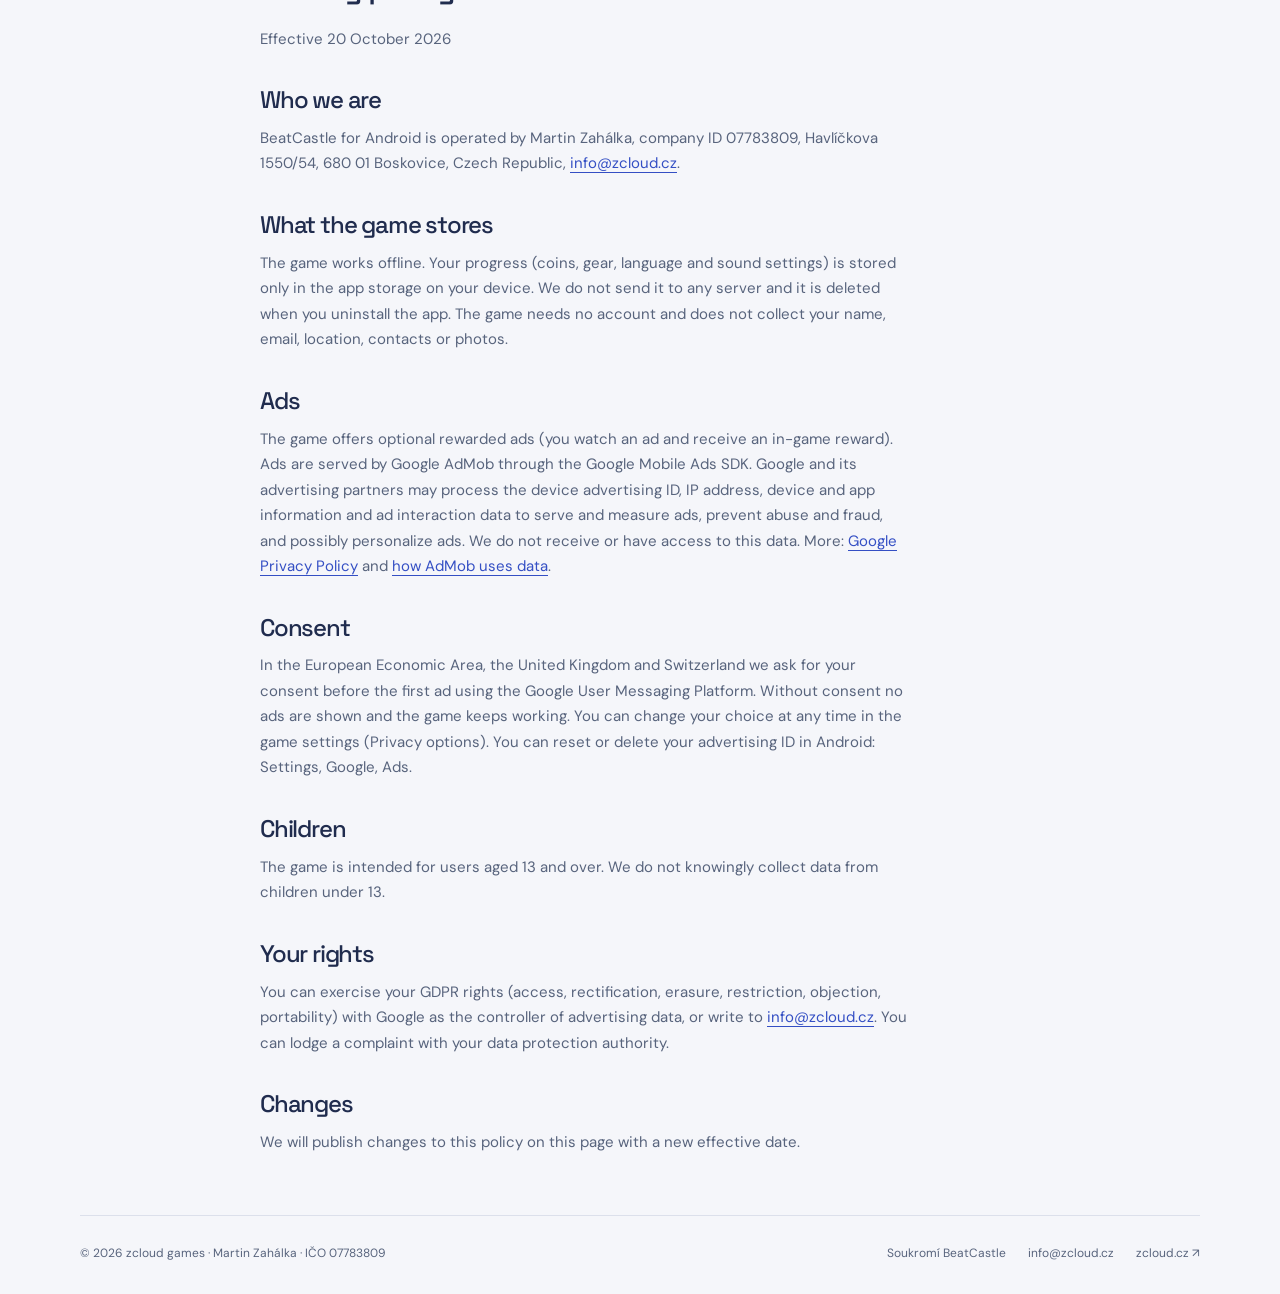
<file: beatcastle/privacy/index.html>
<!doctype html>
<html lang="cs">
<head>
  <meta charset="utf-8">
  <meta name="viewport" content="width=device-width,initial-scale=1">
  <meta name="theme-color" content="#f5f6fa">
  <title>Zásady ochrany soukromí: BeatCastle | zcloud games</title>
  <meta name="description" content="Zásady ochrany soukromí hry BeatCastle: ukládání postupu v zařízení a zpracování údajů při volitelných reklamách Google AdMob. Česky a anglicky.">
  <link rel="canonical" href="https://games.zcloud.cz/beatcastle/privacy/">
  <link rel="icon" href="/assets/mark.svg" type="image/svg+xml">
  <link rel="preconnect" href="https://fonts.googleapis.com">
  <link rel="preconnect" href="https://fonts.gstatic.com" crossorigin>
  <link href="https://fonts.googleapis.com/css2?family=DM+Sans:wght@400;500;600;700&family=Space+Grotesk:wght@400;500;600;700&display=swap" rel="stylesheet">
  <link rel="stylesheet" href="/style.css?v=20261022">
  <meta property="og:type" content="website">
  <meta property="og:url" content="https://games.zcloud.cz/beatcastle/privacy/">
  <meta property="og:title" content="Zásady ochrany soukromí: BeatCastle | zcloud games">
  <meta property="og:description" content="Zásady ochrany soukromí hry BeatCastle: ukládání postupu v zařízení a zpracování údajů při volitelných reklamách Google AdMob. Česky a anglicky.">
  <meta property="og:locale" content="cs_CZ">
  <meta property="og:site_name" content="zcloud games">
  <meta property="og:image" content="https://games.zcloud.cz/beatcastle/hero.png">
  <meta name="twitter:card" content="summary_large_image">


</head>
<body>
<a class="skip-link" href="#obsah">Přejít na obsah</a>
<header class="site-header container">
  <a class="brand" href="/" aria-label="zcloud games — úvod"><img class="brand-mark" src="/assets/mark.svg" width="28" height="28" alt=""><b>zcloud <span>games</span></b></a>
  <nav class="site-nav" aria-label="Hlavní navigace"><a href="/#hry">Naše hry</a><a href="mailto:info@zcloud.cz">Napište nám</a></nav>
</header>
<main class="container" id="obsah"><a class="back-link" href="/beatcastle/">← Zpět na BeatCastle</a><article class="legal">
<h1>Zásady ochrany soukromí: BeatCastle</h1>
<p class="muted">Platné od 20. 10. 2026 · <a href="#en">English version below</a></p>

<h2>Kdo jsme</h2>
<p>Provozovatelem hry BeatCastle pro Android je Martin Zahálka, IČO 07783809, Havlíčkova 1550/54, 680 01 Boskovice, e-mail <a href="mailto:info@zcloud.cz">info@zcloud.cz</a>.</p>

<h2>Co hra ukládá</h2>
<p>Hra funguje offline. Postup ve hře (mince, výbava, nastavení jazyka a zvuku) se ukládá jen do úložiště aplikace ve tvém zařízení. Neodesíláme ho na žádný server a po odinstalaci aplikace se smaže. Hra nevyžaduje registraci a nezískává tvé jméno, e-mail, polohu, kontakty ani fotografie.</p>

<h2>Reklamy</h2>
<p>Hra nabízí volitelné odměňované reklamy (za zhlédnutí reklamy dostaneš herní odměnu). Reklamy zobrazuje Google AdMob prostřednictvím sady Google Mobile Ads SDK. Google a jeho reklamní partneři mohou při zobrazení a měření reklam zpracovávat reklamní identifikátor zařízení, IP adresu, údaje o zařízení a aplikaci a informace o interakci s reklamou. Slouží k zobrazení reklam, jejich měření, omezení zneužití a podvodů a případně k přizpůsobení reklam. My tyto údaje nezískáváme a nemáme k nim přístup. Více: <a href="https://policies.google.com/privacy">Zásady ochrany soukromí Google</a> a <a href="https://support.google.com/admob/answer/6128543">jak AdMob používá údaje</a>.</p>

<h2>Souhlas</h2>
<p>V Evropském hospodářském prostoru, ve Spojeném království a ve Švýcarsku tě před první reklamou požádáme o souhlas pomocí platformy Google User Messaging Platform. Bez souhlasu se reklamy nezobrazují a hra funguje dál. Souhlas můžeš kdykoli změnit v nastavení hry (Možnosti ochrany soukromí). Reklamní identifikátor můžeš resetovat nebo smazat v Androidu: Nastavení, Google, Reklamy.</p>

<h2>Děti</h2>
<p>Hra je určena uživatelům od 13 let. Vědomě neshromažďujeme údaje o dětech mladších 13 let.</p>

<h2>Tvá práva</h2>
<p>Práva podle GDPR (přístup, oprava, výmaz, omezení, námitka, přenositelnost) uplatníš u Googlu jako správce reklamních údajů nebo nám napiš na <a href="mailto:info@zcloud.cz">info@zcloud.cz</a>. Stížnost můžeš podat u Úřadu pro ochranu osobních údajů (<a href="https://uoou.gov.cz">uoou.gov.cz</a>).</p>

<h2>Změny</h2>
<p>Změny těchto zásad zveřejníme na této stránce s novým datem platnosti.</p>

<hr>
<div id="en" lang="en">
<h2>Privacy policy: BeatCastle</h2>
<p class="muted">Effective 20 October 2026</p>

<h2>Who we are</h2>
<p>BeatCastle for Android is operated by Martin Zahálka, company ID 07783809, Havlíčkova 1550/54, 680 01 Boskovice, Czech Republic, <a href="mailto:info@zcloud.cz">info@zcloud.cz</a>.</p>

<h2>What the game stores</h2>
<p>The game works offline. Your progress (coins, gear, language and sound settings) is stored only in the app storage on your device. We do not send it to any server and it is deleted when you uninstall the app. The game needs no account and does not collect your name, email, location, contacts or photos.</p>

<h2>Ads</h2>
<p>The game offers optional rewarded ads (you watch an ad and receive an in-game reward). Ads are served by Google AdMob through the Google Mobile Ads SDK. Google and its advertising partners may process the device advertising ID, IP address, device and app information and ad interaction data to serve and measure ads, prevent abuse and fraud, and possibly personalize ads. We do not receive or have access to this data. More: <a href="https://policies.google.com/privacy">Google Privacy Policy</a> and <a href="https://support.google.com/admob/answer/6128543">how AdMob uses data</a>.</p>

<h2>Consent</h2>
<p>In the European Economic Area, the United Kingdom and Switzerland we ask for your consent before the first ad using the Google User Messaging Platform. Without consent no ads are shown and the game keeps working. You can change your choice at any time in the game settings (Privacy options). You can reset or delete your advertising ID in Android: Settings, Google, Ads.</p>

<h2>Children</h2>
<p>The game is intended for users aged 13 and over. We do not knowingly collect data from children under 13.</p>

<h2>Your rights</h2>
<p>You can exercise your GDPR rights (access, rectification, erasure, restriction, objection, portability) with Google as the controller of advertising data, or write to <a href="mailto:info@zcloud.cz">info@zcloud.cz</a>. You can lodge a complaint with your data protection authority.</p>

<h2>Changes</h2>
<p>We will publish changes to this policy on this page with a new effective date.</p>
</div>
</article></main>
<footer class="site-footer container"><span>© 2026 zcloud games · Martin Zahálka · IČO 07783809</span><div class="footer-links"><a href="/beatcastle/privacy/">Soukromí BeatCastle</a><a href="mailto:info@zcloud.cz">info@zcloud.cz</a><a href="https://zcloud.cz/">zcloud.cz ↗</a></div></footer>
</body>
</html>
</file>
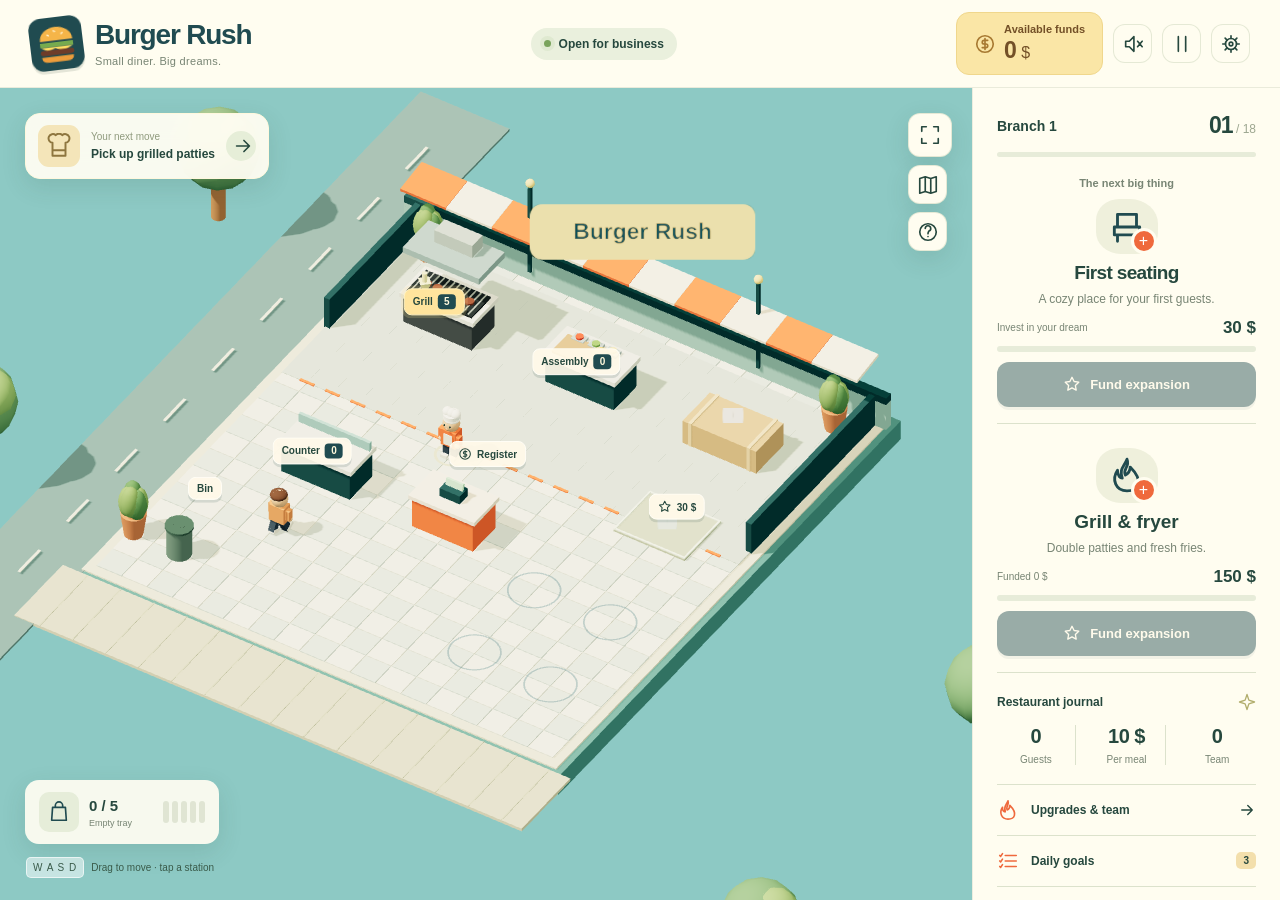
<file: burgerrush/play/index.html>
<!doctype html>
<html lang="cs">
  <head>
    <meta charset="UTF-8" />
    <meta
      name="viewport"
      content="width=device-width,initial-scale=1,viewport-fit=cover"
    />
    <meta name="theme-color" content="#204b50" />
    <meta
      name="description"
      content="Rozjeď svůj burgerový podnik. 3D idle arcade pro mobil a prohlížeč."
    />
    <link rel="icon" href="./icon.svg" />
    <link rel="manifest" href="./manifest.webmanifest" />
    <title>Burger Rush · Small diner, big dreams</title>
    <script type="module" crossorigin src="./assets/index-CShdZN0n.js"></script>
    <link rel="stylesheet" crossorigin href="./assets/index-Dc2840do.css">
  </head>
  <body>
    <div id="app"></div>
  </body>
</html>
</file>
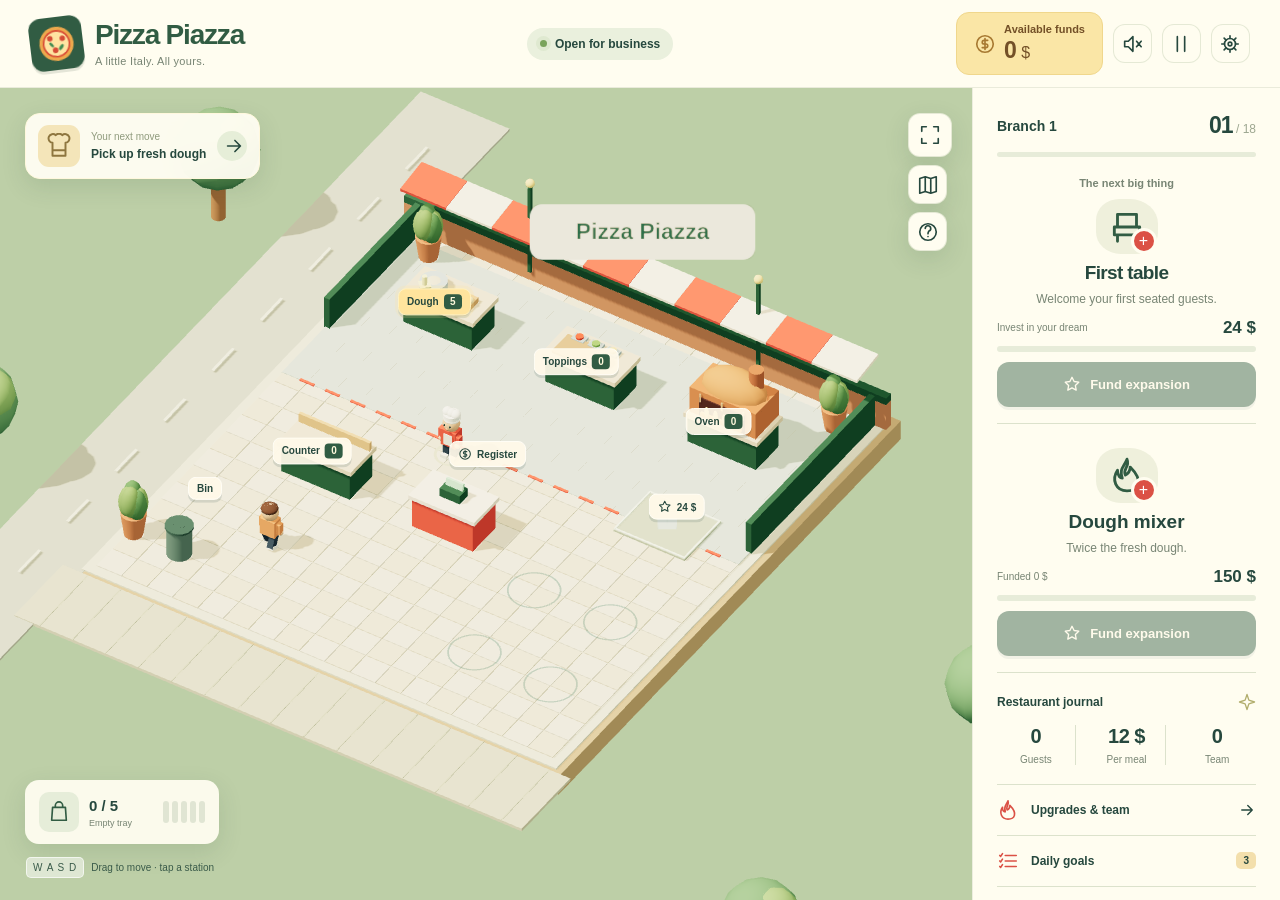
<file: pizzapiazza/play/index.html>
<!doctype html>
<html lang="cs">
  <head>
    <meta charset="UTF-8" />
    <meta
      name="viewport"
      content="width=device-width,initial-scale=1,viewport-fit=cover"
    />
    <meta name="theme-color" content="#315c43" />
    <meta
      name="description"
      content="Vybuduj vlastní pizzerii. Útulná 3D hra pro mobil a prohlížeč."
    />
    <link rel="icon" href="./icon.svg" />
    <link rel="manifest" href="./manifest.webmanifest" />
    <title>Pizza Piazza · Little restaurant, big dreams</title>
    <script type="module" crossorigin src="./assets/index-CCX0GQMM.js"></script>
    <link rel="stylesheet" crossorigin href="./assets/index-Dc2840do.css">
  </head>
  <body>
    <div id="app"></div>
  </body>
</html>
</file>
<file: style.css>
:root {
  color-scheme: light;
  --paper: #f5f6fa;
  --ink: #202c4e;
  --muted: #58647d;
  --blue: #344fc4;
  --line: #dce0eb;
  --lavender: #e7eaf6;
  font-family: "DM Sans", sans-serif;
  font-synthesis: none;
}
* { box-sizing: border-box; }
html { scroll-behavior: smooth; scroll-padding-top: 24px; }
body { margin: 0; color: var(--ink); background: var(--paper); font-size: 16px; line-height: 1.7; }
a { color: inherit; text-decoration: none; text-underline-offset: 4px; }
a:hover { text-decoration: underline; }
a:focus-visible, summary:focus-visible { outline: 3px solid var(--blue); outline-offset: 5px; }
img { display: block; max-width: 100%; height: auto; }
h1, h2, h3, p { margin: 0; }
h1, h2, h3, .brand { font-family: "Space Grotesk", sans-serif; }
h1, h2, h3 { font-weight: 500; }
h1 { font-size: clamp(2.7rem, 5.2vw, 4.5rem); letter-spacing: -.065em; line-height: 1.07; }
h2 { font-size: clamp(1.8rem, 3.3vw, 2.65rem); letter-spacing: -.05em; line-height: 1.16; }
h3 { font-size: 1.3rem; letter-spacing: -.035em; line-height: 1.3; }
p { max-width: 65ch; }
.container { width: min(1120px, 88%); margin-inline: auto; }
.skip-link { position: absolute; top: -90px; left: 20px; z-index: 10; background: var(--ink); color: white; padding: 12px 20px; border-radius: 8px; }
.skip-link:focus { top: 12px; }
.site-header { min-height: 96px; display: flex; justify-content: space-between; align-items: center; gap: 24px; border-bottom: 1px solid var(--line); }
.brand { display: inline-flex; align-items: center; gap: 10px; font-size: 25px; font-weight: 700; letter-spacing: -1.3px; white-space: nowrap; }
.brand:hover { text-decoration: none; }
.brand-mark { width: 28px; height: 28px; color: #566bdd; flex-shrink: 0; }
.brand span { font-weight: 400; color: #626e8a; }
.site-nav { display: flex; align-items: center; gap: 30px; font-size: 14px; }
.site-nav [aria-current="page"] { color: var(--blue); text-decoration: underline; }
.home-intro { display: flex; align-items: flex-end; justify-content: space-between; gap: 40px; padding: 56px 0 38px; }
.home-intro p { max-width: 280px; color: var(--muted); font-size: 15px; padding-bottom: 4px; }
.featured { display: grid; grid-template-columns: 1.22fr 1fr; border-radius: 20px; overflow: hidden; background: var(--lavender); }
.featured-art { position: relative; min-height: 350px; background: #17112e; display: grid; align-items: center; }
.featured-art img { width: 100%; }
.featured-art .badge { position: absolute; top: 23px; left: 23px; background: var(--paper); color: var(--ink); }
.featured-copy { padding: 40px; align-self: center; }
.status { display: flex; align-items: center; gap: 8px; font-size: 13px; color: #475a8c; }
.status::before { content: ""; width: 6px; height: 6px; flex-shrink: 0; border-radius: 50%; background: currentColor; }
.featured-copy h2 { margin: 21px 0 16px; }
.featured-copy p { color: #4f5d79; font-size: 15px; margin-bottom: 25px; }
.button { min-height: 48px; display: inline-flex; justify-content: center; align-items: center; gap: 32px; padding: 12px 22px; border: 1px solid var(--blue); border-radius: 8px; background: var(--blue); color: #fff; font-weight: 600; font-size: 14px; line-height: 1.4; }
.button:hover { background: #263eaa; text-decoration: none; }
.button.secondary { background: transparent; color: var(--blue); border-color: #b6bfdf; }
.button.secondary:hover { background: var(--lavender); }
.availability { display: block; margin-top: 15px; color: var(--muted); font-size: 12px; }
.badge { display: inline-flex; align-items: center; padding: 6px 12px; border-radius: 20px; font-size: 12px; line-height: 1.5; }
.catalogue { padding: 63px 0 60px; }
.section-heading { display: flex; justify-content: space-between; align-items: baseline; gap: 24px; margin-bottom: 27px; }
.section-heading p { font-size: 14px; color: var(--muted); }
.game-grid { display: grid; grid-template-columns: repeat(3, 1fr); gap: 28px; }
.game-card { display: block; min-width: 0; }
.game-card:hover { text-decoration: none; }
.game-card:hover h3 { text-decoration: underline; }
.game-cover { aspect-ratio: 1.45; border-radius: 14px; overflow: hidden; margin-bottom: 20px; position: relative; display: grid; place-items: center; }
.game-cover .food-icon { width: 41%; border-radius: 24%; transform: rotate(-7deg); box-shadow: 0 16px 26px #20322e18; }
.pizza-cover { background: #e3ebdf; }
.burger-cover { background: #dbeeee; }
.thief-cover { background: #15232c; }
.thief-cover img { width: 100%; height: 100%; object-fit: cover; }
.game-card .meta { font-size: 12px; color: var(--muted); margin-bottom: 8px; }
.game-card h3 { display: flex; justify-content: space-between; gap: 14px; font-size: 24px; }
.game-card h3 span { color: var(--blue); font-family: "DM Sans", sans-serif; font-size: 21px; }
.game-card p { font-size: 14px; color: var(--muted); margin-top: 10px; }
.studio-note { display: grid; grid-template-columns: 1fr 1.5fr; gap: 50px; padding: 34px 0 42px; border-top: 1px solid var(--line); }
.studio-note p { color: var(--muted); font-size: 14px; }
.studio-note h2 { font-size: 25px; max-width: 250px; }
.studio-note a { color: var(--blue); text-decoration: underline; }
.site-footer { border-top: 1px solid var(--line); padding: 27px 0 30px; display: flex; justify-content: space-between; gap: 20px; flex-wrap: wrap; color: var(--muted); font-size: 12px; }
.footer-links { display: flex; gap: 22px; flex-wrap: wrap; }
.back-link { display: inline-block; font-size: 13px; color: var(--muted); margin: 27px 0 0; }
.game-hero { display: grid; grid-template-columns: 1fr 1fr; gap: 65px; align-items: center; padding: 32px 0 48px; }
.game-hero h1 { font-size: clamp(2.6rem, 4.6vw, 3.9rem); margin: 20px 0; }
.game-hero .lead { color: var(--muted); font-size: 16px; max-width: 440px; }
.game-hero .actions { margin-top: 26px; display: flex; align-items: center; gap: 13px; flex-wrap: wrap; }
.game-hero .game-art { border-radius: 20px; overflow: hidden; background: var(--lavender); min-height: 340px; display: grid; align-items: center; position: relative; }
.game-hero .castle-art { background: #17112e; }
.game-hero .castle-art img { width: 100%; }
.game-hero .food-art { place-items: center; }
.game-hero .food-art img { width: 180px; height: 180px; transform: rotate(-8deg); box-shadow: 0 22px 40px #243e3520; border-radius: 24%; }
.game-hero .pizza-cover { background: #e3ebdf; }
.game-hero .burger-cover { background: #dbeeee; }
.food-art::before { content: ""; width: 265px; height: 265px; position: absolute; border: 1px solid #627a7525; border-radius: 50%; }
.game-hero .thief-art { background: #15232c; }
.thief-art img { width: 100%; }
.art-caption { position: absolute; bottom: 14px; left: 14px; right: 14px; font-size: 11px; line-height: 1.5; color: #fff; background: #15232ce6; border-radius: 6px; padding: 7px 11px; }
.facts { display: grid; grid-template-columns: repeat(3, 1fr); padding: 25px 0; border-block: 1px solid var(--line); gap: 25px; }
.facts div { display: flex; flex-direction: column; gap: 3px; }
.facts strong { font-size: 15px; font-weight: 600; }
.facts span { font-size: 12px; color: var(--muted); }
.game-body { padding: 55px 0; }
.game-body > h2 { margin-bottom: 28px; }
.feature-grid { display: grid; grid-template-columns: repeat(3, 1fr); gap: 35px; }
.feature-grid h3 { margin-bottom: 12px; }
.feature-grid p { font-size: 14px; color: var(--muted); }
.screenshot { margin: 40px 0 0; }
.screenshot img { width: 100%; border-radius: 14px; }
.screenshot figcaption { text-align: center; font-size: 12px; color: var(--muted); margin-top: 10px; }
.availability-panel { margin-top: 42px; padding: 27px 30px; border-radius: 12px; background: var(--lavender); }
.availability-panel h3 { margin-bottom: 9px; }
.availability-panel p { color: #4f5d79; font-size: 14px; }
.availability-panel a { color: var(--blue); text-decoration: underline; }
.related { border-top: 1px solid var(--line); padding: 30px 0 40px; display: flex; justify-content: space-between; align-items: center; gap: 25px; }
.related h2 { font-size: 24px; }
.related nav { display: flex; gap: 24px; flex-wrap: wrap; color: var(--blue); font-size: 14px; }
.legal { max-width: 760px; margin-inline: auto; padding: 45px 0 60px; }
.legal h1 { font-size: clamp(2.2rem, 5vw, 3.3rem); margin-bottom: 20px; }
.legal h2 { font-size: 24px; margin: 34px 0 12px; }
.legal p { color: var(--muted); font-size: 15px; }
.legal a { color: var(--blue); text-decoration: underline; overflow-wrap: anywhere; }
.legal hr { border: 0; border-top: 1px solid var(--line); margin: 45px 0; }
.legal #en > h2:first-child { font-size: 32px; margin-bottom: 20px; }
.muted { color: var(--muted); }
.not-found { padding: 85px 0; }
.not-found p { margin: 25px 0; color: var(--muted); }
@media (max-width: 900px) {
  .game-hero { gap: 30px; }
  .featured-copy { padding: 28px; }
  .game-grid { gap: 22px; }
  .game-card h3 { font-size: 21px; }
  .home-intro p { max-width: 245px; }
}
@media (max-width: 680px) {
  .site-header { min-height: 80px; gap: 14px; }
  .brand { font-size: 21px; gap: 8px; }
  .brand-mark { width: 23px; height: 23px; }
  .site-nav { gap: 17px; font-size: 13px; }
  .home-intro { display: block; padding: 35px 0 28px; }
  .home-intro h1 { font-size: clamp(2.5rem, 9vw, 3.3rem); }
  .home-intro p { max-width: 100%; margin-top: 22px; font-size: 14px; }
  .featured { grid-template-columns: 1fr; border-radius: 15px; }
  .featured-art { min-height: 0; }
  .featured-copy { padding: 28px; }
  .featured-copy h2 { font-size: 32px; }
  .catalogue { padding: 40px 0; }
  .section-heading { display: block; }
  .section-heading p { margin-top: 12px; }
  .game-grid { grid-template-columns: 1fr; gap: 34px; }
  .game-cover { aspect-ratio: 1.65; margin-bottom: 16px; }
  .game-card h3 { font-size: 25px; }
  .studio-note { grid-template-columns: 1fr; gap: 18px; }
  .studio-note h2 { max-width: 100%; }
  .game-hero { grid-template-columns: 1fr; padding-top: 26px; gap: 28px; }
  .game-hero h1 { font-size: 43px; }
  .game-hero .lead { font-size: 15px; }
  .game-hero .game-art { min-height: 260px; }
  .game-hero .thief-art { min-height: 0; padding-bottom: 47px; }
  .food-art::before { width: 215px; height: 215px; }
  .game-hero .food-art img { width: 150px; height: 150px; }
  .facts { grid-template-columns: 1fr; gap: 18px; }
  .facts div { flex-direction: row; align-items: baseline; justify-content: space-between; gap: 16px; }
  .facts strong { font-size: 14px; }
  .facts span { text-align: right; }
  .game-body { padding: 35px 0; }
  .feature-grid { grid-template-columns: 1fr; gap: 27px; }
  .screenshot { margin-top: 30px; }
  .availability-panel { padding: 23px; margin-top: 30px; }
  .related { display: block; }
  .related nav { margin-top: 18px; gap: 16px; }
  .site-footer { font-size: 11px; gap: 16px; }
  .footer-links { gap: 18px; }
  .legal { padding-top: 30px; }
}
@media (max-width: 360px) {
  .site-header { flex-wrap: wrap; padding-block: 17px; gap: 10px; }
  .site-nav { width: 100%; justify-content: space-between; }
  .game-hero h1 { font-size: 38px; }
  .button { gap: 20px; }
}
@media (prefers-reduced-motion: reduce) { html { scroll-behavior: auto; } }
</file>
<file: burgerrush/play/assets/index-Dc2840do.css>
:root{font-family:Trebuchet MS,Verdana,sans-serif;color:#26483e;background:#e9ead7;font-synthesis:none;--accent: #db5145;--dark: #315c43;--paper: #fffdf0;--line: #dce2cc;--muted: #788574;--shadow: 0 8px 24px #284a3820}*{box-sizing:border-box}html[dir=rtl] .stage{direction:ltr}html[dir=rtl] :is(.mission,.carry,.world-label,.pause-screen,.toast,.control-hint){direction:rtl}html[dir=rtl] .menu-link>svg:last-child{transform:rotate(180deg)}.setting-row select{max-width:62%;min-width:0}.mission>div,.shop-row>div{min-width:0;overflow-wrap:anywhere}body{margin:0;overflow:hidden}button,a,input,select{-webkit-tap-highlight-color:transparent}button{font:inherit;cursor:pointer;color:inherit;border:0;background:transparent;touch-action:manipulation}button:disabled{cursor:default;opacity:.45}button:focus-visible,a:focus-visible,select:focus-visible{outline:3px solid #d99135;outline-offset:4px}button:not(:disabled):active{transform:translateY(1px)}button svg{flex-shrink:0}button:hover:not(:disabled){filter:brightness(1.04)}[hidden]{display:none!important}.topbar{height:88px;background:var(--paper);display:flex;align-items:center;justify-content:space-between;padding:0 30px;border-bottom:1px solid #56734a20;position:relative;z-index:5;gap:20px}.brand{display:flex;align-items:center;gap:12px;text-decoration:none;color:var(--dark)}.brand img{width:53px;height:53px;transform:rotate(-7deg);filter:drop-shadow(0 3px 0 #243e2820)}.brand strong{font-size:28px;font-weight:900;letter-spacing:-1.2px;display:block;line-height:1.1}.brand span{display:block;font-size:11px;margin-top:5px;letter-spacing:.3px;color:var(--muted)}.open-sign{display:flex;gap:8px;align-items:center;background:#eaf0dd;padding:9px 13px;border-radius:20px;font-size:12px;font-weight:700}.open-sign i{width:7px;height:7px;border-radius:50%;background:#79a35b;box-shadow:0 0 0 4px #79a35b19}.top-actions{display:flex;align-items:center;gap:10px}.wallet{display:flex;align-items:center;gap:8px;background:#fae6a6;border:1px solid #f0d78c;padding:10px 17px;border-radius:13px;min-width:110px;color:#735027}.wallet svg{color:#a77931}.wallet strong{font-size:23px;font-variant-numeric:tabular-nums}.wallet-copy{min-width:0}#budget-label{display:block;font-size:11px;font-weight:800;line-height:1.25}.wallet-value{direction:ltr;white-space:nowrap}.world-label small{display:block;font-size:10px;padding-inline-start:4px}.wallet>span{color:#ab8647;font-size:14px}.icon-button{width:39px;height:39px;display:inline-flex;align-items:center;justify-content:center;border:1px solid #c6d1b675;border-radius:12px;background:var(--paper)}.game-layout{display:flex;height:calc(100dvh - 88px);min-height:0}.stage{position:relative;flex:1;min-width:0;overflow:hidden;touch-action:none;background:var(--world)}#world{display:block;width:100%;height:100%;outline:none}.sidebar{background:var(--paper);width:308px;padding:24px;overflow:auto;flex-shrink:0;z-index:6;border-left:1px solid #3a563318}.chapter{display:flex;justify-content:space-between;align-items:center}.chapter>span{font-weight:700;font-size:14px}.chapter>strong{font-size:23px;letter-spacing:-1px}.chapter small{font-size:12px;letter-spacing:0;color:#9da790;font-weight:400}.progress-track,.funding-track{height:5px;background:#e7ecd9;border-radius:4px;overflow:hidden;margin-top:13px}.progress-track i,.funding-track i{height:100%;display:block;background:var(--dark);border-radius:inherit;transition:width .3s}.next-card{text-align:center;padding:27px 0 23px;border-bottom:1px solid var(--line)}.eyebrow{font-size:11px;color:var(--muted);font-weight:700}.next-art{width:110px;height:99px;border-radius:38% 45% 38% 40%;background:#eff0dc;display:flex;align-items:center;justify-content:center;margin:15px auto;color:var(--dark);position:relative}.next-art:after{content:"+";position:absolute;bottom:0;right:1px;width:27px;height:27px;background:var(--accent);border:3px solid var(--paper);border-radius:50%;color:#fff;display:grid;place-items:center;font-size:22px;line-height:1}.next-card h1{font-size:23px;letter-spacing:-.65px;line-height:1.1;margin:12px 0 8px}.next-card p{font-size:12px;line-height:1.7;margin:0;color:var(--muted);min-height:38px}.funding{display:flex;justify-content:space-between;align-items:center;text-align:start;margin-top:20px;gap:8px}.funding span{font-size:10px;color:var(--muted)}.funding strong{font-size:17px;white-space:nowrap}.funding-track{height:6px;margin-top:8px}.funding-track i{background:#e9b35b}.primary{background:var(--dark);border-radius:12px;color:#fff9e7;min-height:45px;padding:12px 18px;font-size:13px;font-weight:700;display:flex;align-items:center;justify-content:center;gap:9px;width:100%;box-shadow:0 3px #1c3b3920}.next-card .primary{margin-top:15px}.section-title{display:flex;justify-content:space-between;align-items:center;margin:20px 0 14px}.section-title h2{font-size:12px;margin:0}.section-title svg{color:#b2ae6e}.stats{display:flex;justify-content:space-between;gap:12px;margin:0 0 19px}.stats>div{display:flex;flex:1;flex-direction:column;gap:6px;text-align:center;border-inline-end:1px solid var(--line)}.stats>div:last-child{border:0}.stats strong{font-size:20px;letter-spacing:-.5px}.stats span{font-size:10px;color:var(--muted)}.menu-link{display:flex;align-items:center;gap:12px;width:100%;padding:14px 0;border-top:1px solid var(--line);text-align:start;font-size:12px;font-weight:700}.menu-link>svg:first-child{color:var(--accent)}.menu-link>span{flex:1}.menu-link b{background:#f3dfac;padding:3px 7px;border-radius:5px;font-size:10px}.sidebar-note{margin-top:20px;font-size:9px;color:#8a977c;display:flex;gap:5px;align-items:center;justify-content:center}.mission{position:absolute;top:25px;left:25px;max-width:min(420px,calc(100% - 110px));background:#fffdf3f2;border:1px solid #fff8dd;box-shadow:var(--shadow);padding:11px 12px;border-radius:15px;display:flex;align-items:center;gap:11px;-webkit-backdrop-filter:blur(12px);backdrop-filter:blur(12px);pointer-events:auto}.mission-icon{background:#f4e5b9;color:#8e763f;padding:8px;display:flex;border-radius:11px}.mission>div:nth-child(2){display:flex;flex-direction:column;gap:5px}.mission span{font-size:10px;color:#8f9a7d}.mission strong{font-size:12px;font-weight:700}.mission button{background:#e6eed8;border-radius:50%;width:30px;height:30px;display:grid;place-items:center;flex-shrink:0}.world-tools{position:absolute;right:20px;top:25px;display:flex;flex-direction:column;gap:8px}.world-tools .icon-button{box-shadow:var(--shadow)}.carry{position:absolute;bottom:56px;left:25px;display:flex;align-items:center;gap:10px;padding:12px 14px;background:#fffdf1ed;box-shadow:var(--shadow);border-radius:14px;pointer-events:none}.carry-icon{display:flex;color:var(--dark);background:#e6edd9;padding:9px;border-radius:10px}.carry>div:nth-child(2){display:flex;flex-direction:column;gap:4px;min-width:64px}.carry strong{font-size:15px}.carry span:not(.carry-icon){font-size:9px;color:var(--muted)}.carry-slots{display:flex;gap:3px}.carry-slots i{height:22px;width:6px;border-radius:3px;background:#e0e5d3}.carry-slots i.filled{background:var(--accent)}.control-hint{position:absolute;bottom:22px;left:26px;color:#395a49;font-size:10px;display:flex;align-items:center;gap:7px;pointer-events:none}.control-hint kbd{font:10px Trebuchet MS,sans-serif;letter-spacing:1px;background:#ffffff80;border:1px solid #ffffffa0;padding:4px 6px;border-radius:5px}.labels{position:absolute;inset:0;pointer-events:none;overflow:hidden}.world-label{position:absolute;left:0;top:0;pointer-events:auto;display:flex;align-items:center;gap:5px;white-space:nowrap;background:#fff9e9ef;border:1.5px solid #fffdf5;border-radius:8px;padding:5px 8px;box-shadow:0 3px #21483e22;font-size:10px;font-weight:700;will-change:transform;transition:background .2s}.world-label b{font-size:10px;background:var(--dark);color:#fff9dc;min-width:18px;padding:2px 4px;text-align:center;border-radius:4px}.world-label.target{background:#ffe49d;border-color:#fff1bf;box-shadow:0 0 0 3px #ffe49d33,0 3px #21483e22}.world-label:not(:disabled):active{transform:none}.joystick{position:absolute;pointer-events:none;width:110px;height:110px;border-radius:50%;border:2px solid #fff8d580;background:#fff8d52a;transform:translate(-50%,-50%);display:none;align-items:center;justify-content:center}.joystick.active{display:flex}.joystick span{width:42px;height:42px;border-radius:50%;background:#fffcdfcc;border:2px solid #fff;box-shadow:0 3px 10px #254e3420}.toast{position:absolute;bottom:30px;left:50%;transform:translate(-50%,20px);opacity:0;background:#264a3fed;color:#fff7d8;box-shadow:var(--shadow);border-radius:30px;padding:12px 20px;font-size:12px;text-align:center;pointer-events:none;max-width:90%;transition:.25s;z-index:15}.toast.show{opacity:1;transform:translate(-50%)}.pause-screen{position:absolute;inset:0;z-index:14;background:#25483aa0;-webkit-backdrop-filter:blur(8px);backdrop-filter:blur(8px);display:grid;place-items:center}.pause-screen>div{background:var(--paper);border-radius:24px;padding:40px;text-align:center;width:min(340px,90%)}.pause-screen h2{font-size:24px}.pause-screen p{font-size:13px;color:var(--muted);margin-bottom:24px}.mobile-nav,.sheet-close{display:none}dialog{width:min(540px,calc(100vw - 28px));max-height:85dvh;background:var(--paper);color:var(--dark);border:0;border-radius:24px;padding:26px;box-shadow:0 24px 100px #17322950;overflow:auto}dialog::backdrop{background:#183e3b75;-webkit-backdrop-filter:blur(5px);backdrop-filter:blur(5px)}.dialog-head{display:flex;justify-content:space-between;gap:15px;align-items:center;margin-bottom:20px}.dialog-head h2{font-size:26px;letter-spacing:-.8px;margin:0}.dialog-head button{flex-shrink:0}.dialog-intro{font-size:13px;line-height:1.7;color:var(--muted);margin:0 0 20px}.shop-row{display:flex;align-items:center;gap:12px;padding:12px 0;border-bottom:1px solid var(--line)}.shop-icon{background:#eef0de;border-radius:10px;padding:10px;display:flex;color:var(--accent)}.shop-row>div{flex:1}.shop-row strong{font-size:13px;display:block}.shop-row small{display:block;color:var(--muted);font-size:10px;margin-top:5px}.buy{font-size:12px;white-space:nowrap;background:#efddb0;color:#6a5529;border-radius:9px;padding:10px 13px;font-weight:700}.info-box{display:flex;align-items:center;gap:12px;background:#edf0df;border-radius:13px;padding:15px;margin-top:20px}.info-box p{font-size:11px;line-height:1.7;margin:0}.info-box svg{flex-shrink:0}.task-card{border:1px solid var(--line);border-radius:14px;padding:17px;margin-bottom:12px}.task-card>div{display:flex;justify-content:space-between;gap:10px;font-size:12px}.task-card>div>span{font-size:11px;color:var(--muted)}progress{display:block;border:0;width:100%;height:6px;border-radius:5px;overflow:hidden;margin:13px 0;background:#e1e7cd}progress::-webkit-progress-bar{background:#e1e7cd}progress::-webkit-progress-value{background:var(--dark)}.recipe-grid{display:grid;grid-template-columns:repeat(3,1fr);gap:10px}.recipe{padding:15px 7px;border:2px solid var(--line);border-radius:15px;display:flex;align-items:center;flex-direction:column;gap:9px}.recipe.selected{border-color:var(--dark);background:#edf0df}.recipe img{width:55px;height:55px;border-radius:15px}.recipe strong{font-size:12px}.recipe small{font-size:10px}.skins{display:flex;gap:12px}.skin{display:flex;align-items:center;justify-content:center;width:65px;height:65px;border-radius:13px;background:var(--swatch);color:#fff9e5;border:3px solid transparent}.skin.selected{outline:2px solid var(--dark);outline-offset:3px}h3{font-size:14px;margin:24px 0 14px}.setting-row{display:flex;align-items:center;justify-content:space-between;border-bottom:1px solid var(--line);padding:16px 0;font-size:13px;gap:15px}.setting-row select{font:inherit;color:var(--dark);background:#eef0df;border:1px solid var(--line);border-radius:8px;padding:8px}.setting-row input{width:19px;height:19px;accent-color:var(--dark)}.settings-buttons{display:flex;gap:10px;margin:22px 0}.secondary{background:#e8edd7;border:1px solid #d9e1c8;border-radius:10px;padding:12px 16px;font-size:12px}.danger{color:#b04e3a;border:1px solid #ebd5ba;padding:12px 16px;border-radius:10px;font-size:12px}.help-steps p{display:flex;align-items:flex-start;gap:15px;font-size:13px;line-height:1.8;margin:20px 0}.help-steps b{display:grid;place-items:center;flex-shrink:0;background:#ede7c9;border-radius:50%;width:28px;height:28px;color:#8b7943}.celebration{color:#c79435;text-align:center;margin:15px 0 28px}.fatal{max-width:500px;margin:15vh auto;background:var(--paper);padding:30px;border-radius:20px;text-align:center}.fatal p{line-height:1.7}.fatal button{margin-top:20px}@media(min-width:1400px){.sidebar{width:340px;padding:30px}.topbar{padding:0 38px}.next-art{width:125px;height:110px}.next-card{padding-top:30px;padding-bottom:26px}.next-card h1{font-size:25px}.menu-link{padding:17px 0}}@media(max-height:760px)and (min-width:761px){.topbar{height:72px}.game-layout{height:calc(100dvh - 72px)}.sidebar{padding:18px 22px}.next-card{padding:15px 0}.next-art{width:74px;height:63px;margin:9px auto}.next-art svg{width:44px;height:44px}.next-card h1{font-size:20px}.next-card p{font-size:11px;min-height:30px}.funding{margin-top:10px}.section-title{margin:15px 0 12px}.menu-link{padding:11px 0}.sidebar-note{margin-top:10px}}@media(max-width:760px),(max-width:1024px)and (max-height:500px){.topbar{height:76px;padding:env(safe-area-inset-top,0) 13px 0;gap:8px}.brand{gap:7px}.brand img{width:40px;height:40px}.brand strong{font-size:20px;letter-spacing:-.8px}.brand span,.open-sign{display:none}.top-actions{gap:5px}.top-actions .icon-button{width:32px;height:34px;border:0;background:transparent}.top-actions .icon-button svg{width:19px}.top-actions button[data-action=pause]{display:none}.wallet{padding:8px 10px;min-width:73px;border-radius:10px;gap:4px}.wallet strong{font-size:18px}.wallet{flex-shrink:0;max-width:calc(100vw - 155px)}.wallet svg{display:none}#budget-label{font-size:10px;max-width:140px;white-space:normal}.wallet strong{font-size:clamp(12px,4.5vw,18px)}.brand{min-width:0}.brand strong{font-size:17px}.wallet svg{width:17px}.wallet>span{font-size:10px}.game-layout{height:calc(100dvh - 140px - env(safe-area-inset-bottom,0px))}.sidebar{position:fixed;width:100%;max-height:75dvh;border-radius:24px 24px 0 0;bottom:calc(64px + env(safe-area-inset-bottom,0px));left:0;transform:translateY(120%);transition:transform .25s;box-shadow:0 -20px 80px #23483840;padding:24px 26px}.sheet-open .sidebar{transform:translateY(0)}.sheet-close{display:flex;position:absolute;top:18px;right:18px}.chapter{padding-right:50px}.next-card{padding:18px 0}.next-art{width:80px;height:70px;margin:10px auto}.next-art svg{width:48px}.next-card h1{font-size:24px}.next-card p{min-height:0}.sidebar .section-title,.sidebar .stats,.sidebar .menu-link{display:none}.sidebar-note{margin:14px 0 0}.mission{top:14px;left:12px;max-width:calc(100% - 64px);gap:8px;padding:9px;border-radius:12px}.mission-icon{padding:6px}.mission-icon svg{width:21px;height:21px}.mission strong{font-size:11px}.mission span{font-size:9px}.mission button{width:26px;height:26px}.world-tools{right:10px;top:14px;gap:6px}.world-tools .icon-button{width:33px;height:33px;border-radius:10px}.world-tools svg{width:18px}.carry{bottom:20px;left:12px;padding:8px 10px;gap:8px;border-radius:12px}.carry-icon{padding:6px}.carry-icon svg{width:19px;height:19px}.carry strong{font-size:13px}.carry-slots i{width:5px;height:18px}.control-hint{display:none}.mobile-nav{height:calc(64px + env(safe-area-inset-bottom,0px));padding:6px 12px calc(6px + env(safe-area-inset-bottom,0px));position:fixed;bottom:0;left:0;right:0;display:flex;align-items:center;justify-content:space-around;background:var(--paper);border-top:1px solid #d3ddbd;z-index:9}.mobile-nav button{display:flex;flex-direction:column;align-items:center;gap:5px;min-width:65px;padding:4px 10px;color:var(--dark)}.mobile-nav button span{font-size:10px;font-weight:700}.mobile-nav button:first-child{color:var(--accent)}.world-label{min-height:44px;font-size:11px;padding:6px 8px;gap:3px}.world-label b{font-size:9px;min-width:16px}.toast{bottom:80px;font-size:11px;white-space:normal;min-width:200px}dialog{padding:22px;border-radius:20px;max-height:85dvh}.dialog-head h2{font-size:23px}.recipe-grid{gap:7px}.recipe strong{font-size:10px}.recipe small{font-size:9px}}@media(max-width:1024px)and (max-height:500px){.topbar{height:55px}.game-layout{height:calc(100dvh - 55px)}.mobile-nav{width:62px;height:auto;display:flex;top:55px;left:auto;flex-direction:column;padding:10px 0}.stage{margin-right:62px}.mission{top:9px}.carry{bottom:12px}.sidebar{bottom:0;width:380px;max-height:90dvh;left:auto;right:62px}.brand img{width:35px;height:35px}.world-tools{top:9px}.control-hint{display:none}}@media(prefers-reduced-motion:reduce){*,*:before,*:after{transition:none!important;scroll-behavior:auto!important}}.world-tools .icon-button[data-action=fullscreen]{width:44px;height:44px}@media(max-width:760px)and (orientation:portrait){.stage.overview-active .world-label{width:140px;height:50px;min-height:44px;display:grid;grid-template-columns:minmax(0,1fr) auto;align-content:center;gap:3px;white-space:normal}.stage.overview-active .world-label span,.stage.overview-active .world-label small{overflow:hidden;text-overflow:ellipsis;white-space:nowrap}.stage.overview-active .world-label small{grid-column:1 / -1;padding-inline-start:0}}dialog.empire-dialog{width:min(850px,calc(100vw - 28px))}.empire-intro{margin:0 0 18px;color:#62786a;line-height:1.6}.empire-finances{display:flex;gap:20px;padding:18px;background:#fff0c3;border-radius:16px;margin-bottom:24px}.empire-finances>div{flex:1;min-width:0}.empire-finances span,.empire-finances strong{display:block}.empire-finances span{font-size:12px;margin-bottom:5px}.empire-finances strong{font-size:23px}.empire-region{border:1px solid #d7dfc7;border-radius:18px;overflow:hidden;margin:18px 0;background:#fbf9e9}.empire-region-title{display:flex;justify-content:space-between;align-items:center;padding:14px 18px}.empire-region-title h3{margin:0;font-size:21px}.empire-region-title>span{font-weight:800;color:#758571}.empire-map{height:132px;background:#d9dfb7;position:relative;overflow:hidden}.empire-region-1 .empire-map{background:#d4dfba}.empire-region-2 .empire-map{background:#b9d9d0}.empire-map>svg{width:100%;height:100%}.empire-pin{position:absolute;transform:translate(-50%,-50%);display:flex;align-items:center;justify-content:center;gap:4px;width:49px;height:43px;border-radius:13px;color:#758474;background:#e7e9d7;border:3px solid #fbf8e6;box-shadow:0 4px #66795a40}.empire-pin span{font-size:30px;line-height:1}.empire-pin.owned{background:#315c43;color:#fff7d8}.empire-pin.current{background:var(--accent);outline:3px solid #e5be65}.empire-branches{display:grid;grid-template-columns:repeat(3,minmax(0,1fr))}.empire-branch{padding:16px 12px;border-inline-end:1px solid #dce1cd;min-width:0}.empire-branch:last-child{border-inline-end:0}.empire-branch.current{background:#edf1dc}.empire-branch.fundable{background:#fff1cf}.empire-branch-heading strong,.empire-branch-heading span{display:block}.empire-branch-heading strong{font-size:15px}.empire-branch-heading span{font-size:11px;margin-top:5px;color:#768571}.empire-branch-progress{height:4px;border-radius:4px;overflow:hidden;background:#e1e6d5;margin:11px 0}.empire-branch-progress i{display:block;height:100%;background:#6a9964}.empire-cost{display:block;font-size:15px;margin-bottom:8px}.empire-branch button{width:100%;min-height:44px;border:0;border-radius:10px;color:#fff9df;background:#315c43;padding:8px 4px;font-weight:800;font-size:12px;line-height:1.2}.empire-branch button:disabled{background:#dce2cd;color:#667660;opacity:1;cursor:default}.empire-branch.current button{color:#315c43;background:#d2e2bd}.empire-branch small{display:block;margin-top:9px;line-height:1.4;font-size:10px;color:#778573}.payroll-summary{display:flex;gap:16px;padding:16px 0;border-top:1px solid #dce1cd}.payroll-summary span{flex:1;font-size:12px}.payroll-summary strong{display:block;font-size:18px;margin-top:5px}@media(max-width:760px),(max-width:1024px)and (max-height:500px){.mobile-nav{grid-template-columns:repeat(5,minmax(0,1fr))}.empire-finances{padding:14px;gap:10px}.empire-finances strong{font-size:19px}.empire-branch{padding:12px 7px}.empire-map{height:112px}.empire-branch-heading strong{font-size:13px}}.sidebar.has-choices .next-card{padding:16px 0}.sidebar.has-choices .next-art{width:62px;height:55px;margin:8px auto}.sidebar.has-choices .next-art svg{width:38px;height:38px}.sidebar.has-choices .next-art:after{width:20px;height:20px;font-size:16px}.sidebar.has-choices .next-card h1,.sidebar.has-choices .next-card h2{font-size:19px;line-height:1.15;margin:8px 0 6px}.sidebar.has-choices .next-card p{min-height:0;line-height:1.5}.sidebar.has-choices .funding,.sidebar.has-choices .next-card .primary{margin-top:10px}
</file>
<file: pizzapiazza/play/assets/index-Dc2840do.css>
:root{font-family:Trebuchet MS,Verdana,sans-serif;color:#26483e;background:#e9ead7;font-synthesis:none;--accent: #db5145;--dark: #315c43;--paper: #fffdf0;--line: #dce2cc;--muted: #788574;--shadow: 0 8px 24px #284a3820}*{box-sizing:border-box}html[dir=rtl] .stage{direction:ltr}html[dir=rtl] :is(.mission,.carry,.world-label,.pause-screen,.toast,.control-hint){direction:rtl}html[dir=rtl] .menu-link>svg:last-child{transform:rotate(180deg)}.setting-row select{max-width:62%;min-width:0}.mission>div,.shop-row>div{min-width:0;overflow-wrap:anywhere}body{margin:0;overflow:hidden}button,a,input,select{-webkit-tap-highlight-color:transparent}button{font:inherit;cursor:pointer;color:inherit;border:0;background:transparent;touch-action:manipulation}button:disabled{cursor:default;opacity:.45}button:focus-visible,a:focus-visible,select:focus-visible{outline:3px solid #d99135;outline-offset:4px}button:not(:disabled):active{transform:translateY(1px)}button svg{flex-shrink:0}button:hover:not(:disabled){filter:brightness(1.04)}[hidden]{display:none!important}.topbar{height:88px;background:var(--paper);display:flex;align-items:center;justify-content:space-between;padding:0 30px;border-bottom:1px solid #56734a20;position:relative;z-index:5;gap:20px}.brand{display:flex;align-items:center;gap:12px;text-decoration:none;color:var(--dark)}.brand img{width:53px;height:53px;transform:rotate(-7deg);filter:drop-shadow(0 3px 0 #243e2820)}.brand strong{font-size:28px;font-weight:900;letter-spacing:-1.2px;display:block;line-height:1.1}.brand span{display:block;font-size:11px;margin-top:5px;letter-spacing:.3px;color:var(--muted)}.open-sign{display:flex;gap:8px;align-items:center;background:#eaf0dd;padding:9px 13px;border-radius:20px;font-size:12px;font-weight:700}.open-sign i{width:7px;height:7px;border-radius:50%;background:#79a35b;box-shadow:0 0 0 4px #79a35b19}.top-actions{display:flex;align-items:center;gap:10px}.wallet{display:flex;align-items:center;gap:8px;background:#fae6a6;border:1px solid #f0d78c;padding:10px 17px;border-radius:13px;min-width:110px;color:#735027}.wallet svg{color:#a77931}.wallet strong{font-size:23px;font-variant-numeric:tabular-nums}.wallet-copy{min-width:0}#budget-label{display:block;font-size:11px;font-weight:800;line-height:1.25}.wallet-value{direction:ltr;white-space:nowrap}.world-label small{display:block;font-size:10px;padding-inline-start:4px}.wallet>span{color:#ab8647;font-size:14px}.icon-button{width:39px;height:39px;display:inline-flex;align-items:center;justify-content:center;border:1px solid #c6d1b675;border-radius:12px;background:var(--paper)}.game-layout{display:flex;height:calc(100dvh - 88px);min-height:0}.stage{position:relative;flex:1;min-width:0;overflow:hidden;touch-action:none;background:var(--world)}#world{display:block;width:100%;height:100%;outline:none}.sidebar{background:var(--paper);width:308px;padding:24px;overflow:auto;flex-shrink:0;z-index:6;border-left:1px solid #3a563318}.chapter{display:flex;justify-content:space-between;align-items:center}.chapter>span{font-weight:700;font-size:14px}.chapter>strong{font-size:23px;letter-spacing:-1px}.chapter small{font-size:12px;letter-spacing:0;color:#9da790;font-weight:400}.progress-track,.funding-track{height:5px;background:#e7ecd9;border-radius:4px;overflow:hidden;margin-top:13px}.progress-track i,.funding-track i{height:100%;display:block;background:var(--dark);border-radius:inherit;transition:width .3s}.next-card{text-align:center;padding:27px 0 23px;border-bottom:1px solid var(--line)}.eyebrow{font-size:11px;color:var(--muted);font-weight:700}.next-art{width:110px;height:99px;border-radius:38% 45% 38% 40%;background:#eff0dc;display:flex;align-items:center;justify-content:center;margin:15px auto;color:var(--dark);position:relative}.next-art:after{content:"+";position:absolute;bottom:0;right:1px;width:27px;height:27px;background:var(--accent);border:3px solid var(--paper);border-radius:50%;color:#fff;display:grid;place-items:center;font-size:22px;line-height:1}.next-card h1{font-size:23px;letter-spacing:-.65px;line-height:1.1;margin:12px 0 8px}.next-card p{font-size:12px;line-height:1.7;margin:0;color:var(--muted);min-height:38px}.funding{display:flex;justify-content:space-between;align-items:center;text-align:start;margin-top:20px;gap:8px}.funding span{font-size:10px;color:var(--muted)}.funding strong{font-size:17px;white-space:nowrap}.funding-track{height:6px;margin-top:8px}.funding-track i{background:#e9b35b}.primary{background:var(--dark);border-radius:12px;color:#fff9e7;min-height:45px;padding:12px 18px;font-size:13px;font-weight:700;display:flex;align-items:center;justify-content:center;gap:9px;width:100%;box-shadow:0 3px #1c3b3920}.next-card .primary{margin-top:15px}.section-title{display:flex;justify-content:space-between;align-items:center;margin:20px 0 14px}.section-title h2{font-size:12px;margin:0}.section-title svg{color:#b2ae6e}.stats{display:flex;justify-content:space-between;gap:12px;margin:0 0 19px}.stats>div{display:flex;flex:1;flex-direction:column;gap:6px;text-align:center;border-inline-end:1px solid var(--line)}.stats>div:last-child{border:0}.stats strong{font-size:20px;letter-spacing:-.5px}.stats span{font-size:10px;color:var(--muted)}.menu-link{display:flex;align-items:center;gap:12px;width:100%;padding:14px 0;border-top:1px solid var(--line);text-align:start;font-size:12px;font-weight:700}.menu-link>svg:first-child{color:var(--accent)}.menu-link>span{flex:1}.menu-link b{background:#f3dfac;padding:3px 7px;border-radius:5px;font-size:10px}.sidebar-note{margin-top:20px;font-size:9px;color:#8a977c;display:flex;gap:5px;align-items:center;justify-content:center}.mission{position:absolute;top:25px;left:25px;max-width:min(420px,calc(100% - 110px));background:#fffdf3f2;border:1px solid #fff8dd;box-shadow:var(--shadow);padding:11px 12px;border-radius:15px;display:flex;align-items:center;gap:11px;-webkit-backdrop-filter:blur(12px);backdrop-filter:blur(12px);pointer-events:auto}.mission-icon{background:#f4e5b9;color:#8e763f;padding:8px;display:flex;border-radius:11px}.mission>div:nth-child(2){display:flex;flex-direction:column;gap:5px}.mission span{font-size:10px;color:#8f9a7d}.mission strong{font-size:12px;font-weight:700}.mission button{background:#e6eed8;border-radius:50%;width:30px;height:30px;display:grid;place-items:center;flex-shrink:0}.world-tools{position:absolute;right:20px;top:25px;display:flex;flex-direction:column;gap:8px}.world-tools .icon-button{box-shadow:var(--shadow)}.carry{position:absolute;bottom:56px;left:25px;display:flex;align-items:center;gap:10px;padding:12px 14px;background:#fffdf1ed;box-shadow:var(--shadow);border-radius:14px;pointer-events:none}.carry-icon{display:flex;color:var(--dark);background:#e6edd9;padding:9px;border-radius:10px}.carry>div:nth-child(2){display:flex;flex-direction:column;gap:4px;min-width:64px}.carry strong{font-size:15px}.carry span:not(.carry-icon){font-size:9px;color:var(--muted)}.carry-slots{display:flex;gap:3px}.carry-slots i{height:22px;width:6px;border-radius:3px;background:#e0e5d3}.carry-slots i.filled{background:var(--accent)}.control-hint{position:absolute;bottom:22px;left:26px;color:#395a49;font-size:10px;display:flex;align-items:center;gap:7px;pointer-events:none}.control-hint kbd{font:10px Trebuchet MS,sans-serif;letter-spacing:1px;background:#ffffff80;border:1px solid #ffffffa0;padding:4px 6px;border-radius:5px}.labels{position:absolute;inset:0;pointer-events:none;overflow:hidden}.world-label{position:absolute;left:0;top:0;pointer-events:auto;display:flex;align-items:center;gap:5px;white-space:nowrap;background:#fff9e9ef;border:1.5px solid #fffdf5;border-radius:8px;padding:5px 8px;box-shadow:0 3px #21483e22;font-size:10px;font-weight:700;will-change:transform;transition:background .2s}.world-label b{font-size:10px;background:var(--dark);color:#fff9dc;min-width:18px;padding:2px 4px;text-align:center;border-radius:4px}.world-label.target{background:#ffe49d;border-color:#fff1bf;box-shadow:0 0 0 3px #ffe49d33,0 3px #21483e22}.world-label:not(:disabled):active{transform:none}.joystick{position:absolute;pointer-events:none;width:110px;height:110px;border-radius:50%;border:2px solid #fff8d580;background:#fff8d52a;transform:translate(-50%,-50%);display:none;align-items:center;justify-content:center}.joystick.active{display:flex}.joystick span{width:42px;height:42px;border-radius:50%;background:#fffcdfcc;border:2px solid #fff;box-shadow:0 3px 10px #254e3420}.toast{position:absolute;bottom:30px;left:50%;transform:translate(-50%,20px);opacity:0;background:#264a3fed;color:#fff7d8;box-shadow:var(--shadow);border-radius:30px;padding:12px 20px;font-size:12px;text-align:center;pointer-events:none;max-width:90%;transition:.25s;z-index:15}.toast.show{opacity:1;transform:translate(-50%)}.pause-screen{position:absolute;inset:0;z-index:14;background:#25483aa0;-webkit-backdrop-filter:blur(8px);backdrop-filter:blur(8px);display:grid;place-items:center}.pause-screen>div{background:var(--paper);border-radius:24px;padding:40px;text-align:center;width:min(340px,90%)}.pause-screen h2{font-size:24px}.pause-screen p{font-size:13px;color:var(--muted);margin-bottom:24px}.mobile-nav,.sheet-close{display:none}dialog{width:min(540px,calc(100vw - 28px));max-height:85dvh;background:var(--paper);color:var(--dark);border:0;border-radius:24px;padding:26px;box-shadow:0 24px 100px #17322950;overflow:auto}dialog::backdrop{background:#183e3b75;-webkit-backdrop-filter:blur(5px);backdrop-filter:blur(5px)}.dialog-head{display:flex;justify-content:space-between;gap:15px;align-items:center;margin-bottom:20px}.dialog-head h2{font-size:26px;letter-spacing:-.8px;margin:0}.dialog-head button{flex-shrink:0}.dialog-intro{font-size:13px;line-height:1.7;color:var(--muted);margin:0 0 20px}.shop-row{display:flex;align-items:center;gap:12px;padding:12px 0;border-bottom:1px solid var(--line)}.shop-icon{background:#eef0de;border-radius:10px;padding:10px;display:flex;color:var(--accent)}.shop-row>div{flex:1}.shop-row strong{font-size:13px;display:block}.shop-row small{display:block;color:var(--muted);font-size:10px;margin-top:5px}.buy{font-size:12px;white-space:nowrap;background:#efddb0;color:#6a5529;border-radius:9px;padding:10px 13px;font-weight:700}.info-box{display:flex;align-items:center;gap:12px;background:#edf0df;border-radius:13px;padding:15px;margin-top:20px}.info-box p{font-size:11px;line-height:1.7;margin:0}.info-box svg{flex-shrink:0}.task-card{border:1px solid var(--line);border-radius:14px;padding:17px;margin-bottom:12px}.task-card>div{display:flex;justify-content:space-between;gap:10px;font-size:12px}.task-card>div>span{font-size:11px;color:var(--muted)}progress{display:block;border:0;width:100%;height:6px;border-radius:5px;overflow:hidden;margin:13px 0;background:#e1e7cd}progress::-webkit-progress-bar{background:#e1e7cd}progress::-webkit-progress-value{background:var(--dark)}.recipe-grid{display:grid;grid-template-columns:repeat(3,1fr);gap:10px}.recipe{padding:15px 7px;border:2px solid var(--line);border-radius:15px;display:flex;align-items:center;flex-direction:column;gap:9px}.recipe.selected{border-color:var(--dark);background:#edf0df}.recipe img{width:55px;height:55px;border-radius:15px}.recipe strong{font-size:12px}.recipe small{font-size:10px}.skins{display:flex;gap:12px}.skin{display:flex;align-items:center;justify-content:center;width:65px;height:65px;border-radius:13px;background:var(--swatch);color:#fff9e5;border:3px solid transparent}.skin.selected{outline:2px solid var(--dark);outline-offset:3px}h3{font-size:14px;margin:24px 0 14px}.setting-row{display:flex;align-items:center;justify-content:space-between;border-bottom:1px solid var(--line);padding:16px 0;font-size:13px;gap:15px}.setting-row select{font:inherit;color:var(--dark);background:#eef0df;border:1px solid var(--line);border-radius:8px;padding:8px}.setting-row input{width:19px;height:19px;accent-color:var(--dark)}.settings-buttons{display:flex;gap:10px;margin:22px 0}.secondary{background:#e8edd7;border:1px solid #d9e1c8;border-radius:10px;padding:12px 16px;font-size:12px}.danger{color:#b04e3a;border:1px solid #ebd5ba;padding:12px 16px;border-radius:10px;font-size:12px}.help-steps p{display:flex;align-items:flex-start;gap:15px;font-size:13px;line-height:1.8;margin:20px 0}.help-steps b{display:grid;place-items:center;flex-shrink:0;background:#ede7c9;border-radius:50%;width:28px;height:28px;color:#8b7943}.celebration{color:#c79435;text-align:center;margin:15px 0 28px}.fatal{max-width:500px;margin:15vh auto;background:var(--paper);padding:30px;border-radius:20px;text-align:center}.fatal p{line-height:1.7}.fatal button{margin-top:20px}@media(min-width:1400px){.sidebar{width:340px;padding:30px}.topbar{padding:0 38px}.next-art{width:125px;height:110px}.next-card{padding-top:30px;padding-bottom:26px}.next-card h1{font-size:25px}.menu-link{padding:17px 0}}@media(max-height:760px)and (min-width:761px){.topbar{height:72px}.game-layout{height:calc(100dvh - 72px)}.sidebar{padding:18px 22px}.next-card{padding:15px 0}.next-art{width:74px;height:63px;margin:9px auto}.next-art svg{width:44px;height:44px}.next-card h1{font-size:20px}.next-card p{font-size:11px;min-height:30px}.funding{margin-top:10px}.section-title{margin:15px 0 12px}.menu-link{padding:11px 0}.sidebar-note{margin-top:10px}}@media(max-width:760px),(max-width:1024px)and (max-height:500px){.topbar{height:76px;padding:env(safe-area-inset-top,0) 13px 0;gap:8px}.brand{gap:7px}.brand img{width:40px;height:40px}.brand strong{font-size:20px;letter-spacing:-.8px}.brand span,.open-sign{display:none}.top-actions{gap:5px}.top-actions .icon-button{width:32px;height:34px;border:0;background:transparent}.top-actions .icon-button svg{width:19px}.top-actions button[data-action=pause]{display:none}.wallet{padding:8px 10px;min-width:73px;border-radius:10px;gap:4px}.wallet strong{font-size:18px}.wallet{flex-shrink:0;max-width:calc(100vw - 155px)}.wallet svg{display:none}#budget-label{font-size:10px;max-width:140px;white-space:normal}.wallet strong{font-size:clamp(12px,4.5vw,18px)}.brand{min-width:0}.brand strong{font-size:17px}.wallet svg{width:17px}.wallet>span{font-size:10px}.game-layout{height:calc(100dvh - 140px - env(safe-area-inset-bottom,0px))}.sidebar{position:fixed;width:100%;max-height:75dvh;border-radius:24px 24px 0 0;bottom:calc(64px + env(safe-area-inset-bottom,0px));left:0;transform:translateY(120%);transition:transform .25s;box-shadow:0 -20px 80px #23483840;padding:24px 26px}.sheet-open .sidebar{transform:translateY(0)}.sheet-close{display:flex;position:absolute;top:18px;right:18px}.chapter{padding-right:50px}.next-card{padding:18px 0}.next-art{width:80px;height:70px;margin:10px auto}.next-art svg{width:48px}.next-card h1{font-size:24px}.next-card p{min-height:0}.sidebar .section-title,.sidebar .stats,.sidebar .menu-link{display:none}.sidebar-note{margin:14px 0 0}.mission{top:14px;left:12px;max-width:calc(100% - 64px);gap:8px;padding:9px;border-radius:12px}.mission-icon{padding:6px}.mission-icon svg{width:21px;height:21px}.mission strong{font-size:11px}.mission span{font-size:9px}.mission button{width:26px;height:26px}.world-tools{right:10px;top:14px;gap:6px}.world-tools .icon-button{width:33px;height:33px;border-radius:10px}.world-tools svg{width:18px}.carry{bottom:20px;left:12px;padding:8px 10px;gap:8px;border-radius:12px}.carry-icon{padding:6px}.carry-icon svg{width:19px;height:19px}.carry strong{font-size:13px}.carry-slots i{width:5px;height:18px}.control-hint{display:none}.mobile-nav{height:calc(64px + env(safe-area-inset-bottom,0px));padding:6px 12px calc(6px + env(safe-area-inset-bottom,0px));position:fixed;bottom:0;left:0;right:0;display:flex;align-items:center;justify-content:space-around;background:var(--paper);border-top:1px solid #d3ddbd;z-index:9}.mobile-nav button{display:flex;flex-direction:column;align-items:center;gap:5px;min-width:65px;padding:4px 10px;color:var(--dark)}.mobile-nav button span{font-size:10px;font-weight:700}.mobile-nav button:first-child{color:var(--accent)}.world-label{min-height:44px;font-size:11px;padding:6px 8px;gap:3px}.world-label b{font-size:9px;min-width:16px}.toast{bottom:80px;font-size:11px;white-space:normal;min-width:200px}dialog{padding:22px;border-radius:20px;max-height:85dvh}.dialog-head h2{font-size:23px}.recipe-grid{gap:7px}.recipe strong{font-size:10px}.recipe small{font-size:9px}}@media(max-width:1024px)and (max-height:500px){.topbar{height:55px}.game-layout{height:calc(100dvh - 55px)}.mobile-nav{width:62px;height:auto;display:flex;top:55px;left:auto;flex-direction:column;padding:10px 0}.stage{margin-right:62px}.mission{top:9px}.carry{bottom:12px}.sidebar{bottom:0;width:380px;max-height:90dvh;left:auto;right:62px}.brand img{width:35px;height:35px}.world-tools{top:9px}.control-hint{display:none}}@media(prefers-reduced-motion:reduce){*,*:before,*:after{transition:none!important;scroll-behavior:auto!important}}.world-tools .icon-button[data-action=fullscreen]{width:44px;height:44px}@media(max-width:760px)and (orientation:portrait){.stage.overview-active .world-label{width:140px;height:50px;min-height:44px;display:grid;grid-template-columns:minmax(0,1fr) auto;align-content:center;gap:3px;white-space:normal}.stage.overview-active .world-label span,.stage.overview-active .world-label small{overflow:hidden;text-overflow:ellipsis;white-space:nowrap}.stage.overview-active .world-label small{grid-column:1 / -1;padding-inline-start:0}}dialog.empire-dialog{width:min(850px,calc(100vw - 28px))}.empire-intro{margin:0 0 18px;color:#62786a;line-height:1.6}.empire-finances{display:flex;gap:20px;padding:18px;background:#fff0c3;border-radius:16px;margin-bottom:24px}.empire-finances>div{flex:1;min-width:0}.empire-finances span,.empire-finances strong{display:block}.empire-finances span{font-size:12px;margin-bottom:5px}.empire-finances strong{font-size:23px}.empire-region{border:1px solid #d7dfc7;border-radius:18px;overflow:hidden;margin:18px 0;background:#fbf9e9}.empire-region-title{display:flex;justify-content:space-between;align-items:center;padding:14px 18px}.empire-region-title h3{margin:0;font-size:21px}.empire-region-title>span{font-weight:800;color:#758571}.empire-map{height:132px;background:#d9dfb7;position:relative;overflow:hidden}.empire-region-1 .empire-map{background:#d4dfba}.empire-region-2 .empire-map{background:#b9d9d0}.empire-map>svg{width:100%;height:100%}.empire-pin{position:absolute;transform:translate(-50%,-50%);display:flex;align-items:center;justify-content:center;gap:4px;width:49px;height:43px;border-radius:13px;color:#758474;background:#e7e9d7;border:3px solid #fbf8e6;box-shadow:0 4px #66795a40}.empire-pin span{font-size:30px;line-height:1}.empire-pin.owned{background:#315c43;color:#fff7d8}.empire-pin.current{background:var(--accent);outline:3px solid #e5be65}.empire-branches{display:grid;grid-template-columns:repeat(3,minmax(0,1fr))}.empire-branch{padding:16px 12px;border-inline-end:1px solid #dce1cd;min-width:0}.empire-branch:last-child{border-inline-end:0}.empire-branch.current{background:#edf1dc}.empire-branch.fundable{background:#fff1cf}.empire-branch-heading strong,.empire-branch-heading span{display:block}.empire-branch-heading strong{font-size:15px}.empire-branch-heading span{font-size:11px;margin-top:5px;color:#768571}.empire-branch-progress{height:4px;border-radius:4px;overflow:hidden;background:#e1e6d5;margin:11px 0}.empire-branch-progress i{display:block;height:100%;background:#6a9964}.empire-cost{display:block;font-size:15px;margin-bottom:8px}.empire-branch button{width:100%;min-height:44px;border:0;border-radius:10px;color:#fff9df;background:#315c43;padding:8px 4px;font-weight:800;font-size:12px;line-height:1.2}.empire-branch button:disabled{background:#dce2cd;color:#667660;opacity:1;cursor:default}.empire-branch.current button{color:#315c43;background:#d2e2bd}.empire-branch small{display:block;margin-top:9px;line-height:1.4;font-size:10px;color:#778573}.payroll-summary{display:flex;gap:16px;padding:16px 0;border-top:1px solid #dce1cd}.payroll-summary span{flex:1;font-size:12px}.payroll-summary strong{display:block;font-size:18px;margin-top:5px}@media(max-width:760px),(max-width:1024px)and (max-height:500px){.mobile-nav{grid-template-columns:repeat(5,minmax(0,1fr))}.empire-finances{padding:14px;gap:10px}.empire-finances strong{font-size:19px}.empire-branch{padding:12px 7px}.empire-map{height:112px}.empire-branch-heading strong{font-size:13px}}.sidebar.has-choices .next-card{padding:16px 0}.sidebar.has-choices .next-art{width:62px;height:55px;margin:8px auto}.sidebar.has-choices .next-art svg{width:38px;height:38px}.sidebar.has-choices .next-art:after{width:20px;height:20px;font-size:16px}.sidebar.has-choices .next-card h1,.sidebar.has-choices .next-card h2{font-size:19px;line-height:1.15;margin:8px 0 6px}.sidebar.has-choices .next-card p{min-height:0;line-height:1.5}.sidebar.has-choices .funding,.sidebar.has-choices .next-card .primary{margin-top:10px}
</file>
